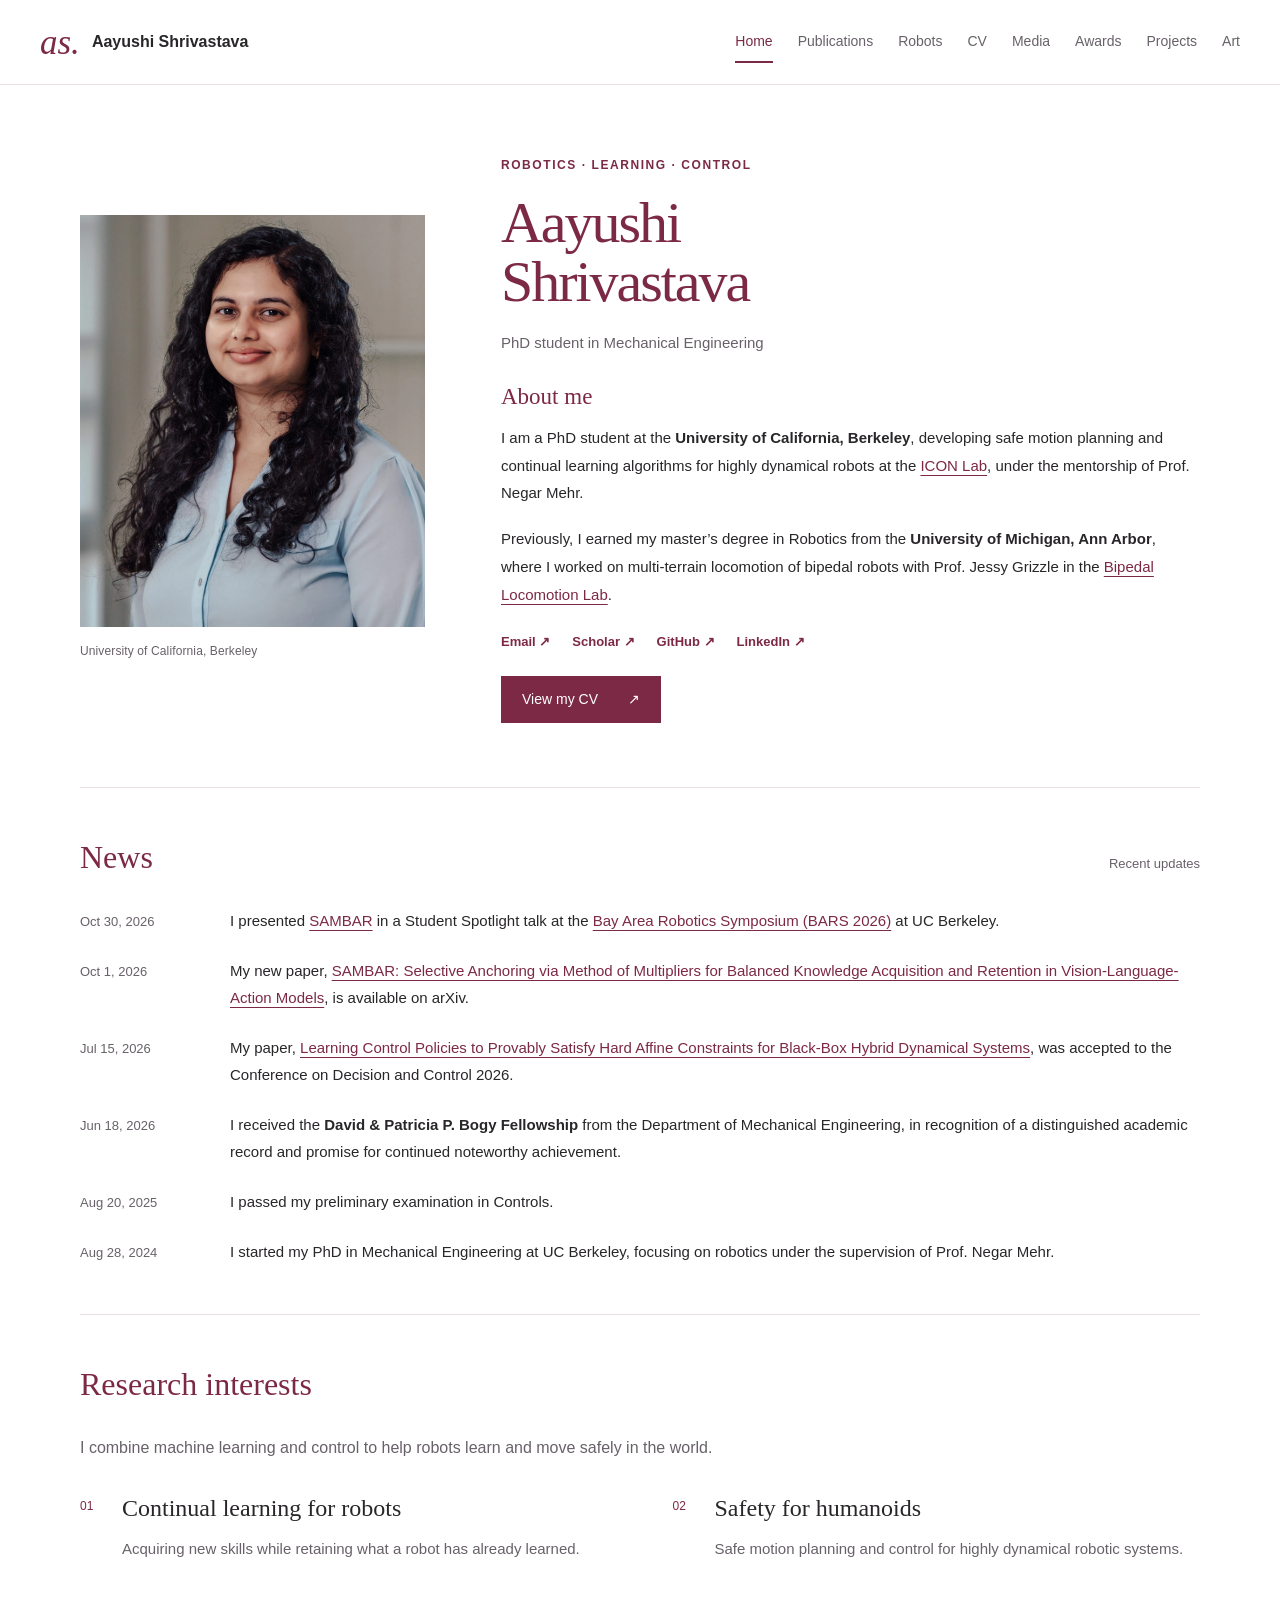
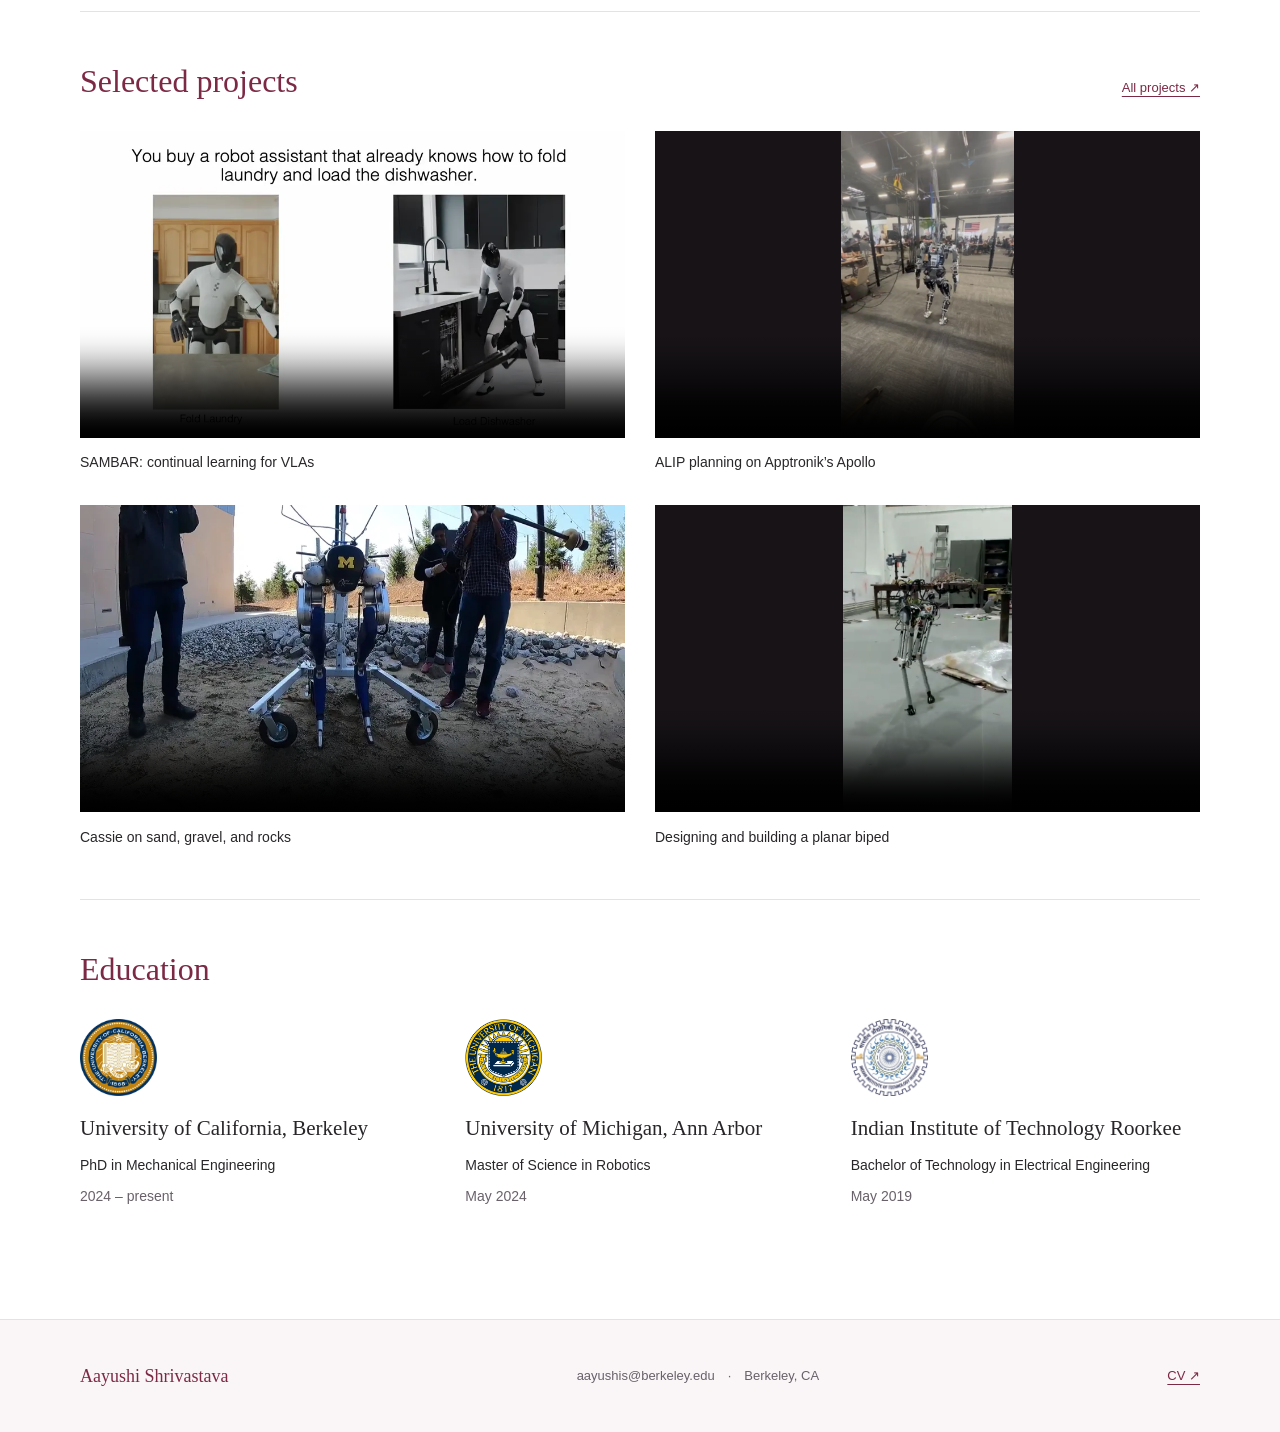
<file: index.html>
<!doctype html>
<html lang="en"><head><meta charset="utf-8"><meta name="viewport" content="width=device-width, initial-scale=1">
<title>Robotics, Learning &amp; Control | Aayushi Shrivastava</title><meta name="description" content="Aayushi Shrivastava is a PhD student at UC Berkeley working on safe motion planning, continual learning, and control for robots.">
<meta name="theme-color" content="#7c2945"><meta property="og:title" content="Robotics, Learning &amp; Control | Aayushi Shrivastava"><meta property="og:description" content="Aayushi Shrivastava is a PhD student at UC Berkeley working on safe motion planning, continual learning, and control for robots."><meta property="og:type" content="website"><meta property="og:url" content="https://aayushis196.github.io/"><meta property="og:image" content="https://aayushis196.github.io/assets/home-0-0.webp">
<link rel="canonical" href="https://aayushis196.github.io/"><link rel="icon" href="assets/favicon.svg" type="image/svg+xml"><link rel="stylesheet" href="styles.css"><script src="site.js" defer></script></head>
<body class="page-index"><a class="skip-link" href="#main">Skip to content</a>
<header class="site-header"><div class="header-inner"><a class="brand" href="index.html"><span class="brand-mark" aria-hidden="true">as.</span><span>Aayushi Shrivastava</span></a><button class="menu-toggle" aria-expanded="false" aria-controls="site-nav"><span>Menu</span><svg viewBox="0 0 24 24" width="20" height="20" aria-hidden="true"><path d="M4 7h16M4 12h16M4 17h16"/></svg></button><nav id="site-nav" aria-label="Main navigation"><a href="index.html" aria-current="page">Home</a><a href="publications.html">Publications</a><a href="robots.html">Robots</a><a href="Aayushi_CV.pdf">CV</a><a href="media.html">Media</a><a href="awards.html">Awards</a><a href="projects.html">Projects</a><a href="art.html">Art</a></nav></div></header>
<main id="main" class="container"><section class="hero" aria-labelledby="intro-title"><div class="portrait-wrap"><img src="assets/home-0-0.webp" alt="Aayushi Shrivastava" width="1280" height="1531" class="portrait" fetchpriority="high"><p class="portrait-caption">University of California, Berkeley</p></div><div class="hero-copy"><p class="eyebrow">Robotics · Learning · Control</p><h1 id="intro-title">Aayushi<br> Shrivastava</h1><p class="role">PhD student in Mechanical Engineering</p><h2 class="about-label">About me</h2><p>I am a PhD student at the <strong>University of California, Berkeley</strong>, developing safe motion planning and continual learning algorithms for highly dynamical robots at the <a href="https://iconlab.negarmehr.com/">ICON Lab</a>, under the mentorship of Prof. Negar Mehr.</p><p>Previously, I earned my master’s degree in Robotics from the <strong>University of Michigan, Ann Arbor</strong>, where I worked on multi-terrain locomotion of bipedal robots with Prof. Jessy Grizzle in the <a href="https://www.biped.solutions/">Bipedal Locomotion Lab</a>.</p><div class="social-links"><a href="mailto:aayushis@berkeley.edu">Email ↗</a><a href="https://scholar.google.com/citations?user=4QyoN3UAAAAJ&amp;hl=en">Scholar ↗</a><a href="https://github.com/aayushis196">GitHub ↗</a><a href="https://www.linkedin.com/in/aayushi-shrivastava-37a6b413a/">LinkedIn ↗</a></div><a class="button" href="Aayushi_CV.pdf">View my CV <span aria-hidden="true">↗</span></a></div></section>
<section class="home-section" aria-labelledby="news-title"><div class="section-heading"><h2 id="news-title">News</h2><span class="section-note">Recent updates</span></div><ol class="news-list">
<li><time datetime="2026-10-30">Oct 30, 2026</time><p>I presented <a href="https://iconlab.negarmehr.com/SAMBAR/">SAMBAR</a> in a Student Spotlight talk at the <a href="https://bayarearoboticssymposium.github.io/">Bay Area Robotics Symposium (BARS 2026)</a> at UC Berkeley.</p></li>
<li><time datetime="2026-10-01">Oct 1, 2026</time><p>My new paper, <a href="https://arxiv.org/pdf/2609.32108v1">SAMBAR: Selective Anchoring via Method of Multipliers for Balanced Knowledge Acquisition and Retention in Vision-Language-Action Models</a>, is available on arXiv.</p></li>
<li><time datetime="2026-07-15">Jul 15, 2026</time><p>My paper, <a href="https://arxiv.org/abs/2604.22244">Learning Control Policies to Provably Satisfy Hard Affine Constraints for Black-Box Hybrid Dynamical Systems</a>, was accepted to the Conference on Decision and Control 2026.</p></li>
<li><time datetime="2026-06-18">Jun 18, 2026</time><p>I received the <strong>David &amp; Patricia P. Bogy Fellowship</strong> from the Department of Mechanical Engineering, in recognition of a distinguished academic record and promise for continued noteworthy achievement.</p></li>
<li><time datetime="2025-08-20">Aug 20, 2025</time><p>I passed my preliminary examination in Controls.</p></li>
<li><time datetime="2024-08-28">Aug 28, 2024</time><p>I started my PhD in Mechanical Engineering at UC Berkeley, focusing on robotics under the supervision of Prof. Negar Mehr.</p></li></ol></section>
<section class="home-section research-section" aria-labelledby="interests-title"><div class="section-heading"><h2 id="interests-title">Research interests</h2></div><p class="section-intro">I combine machine learning and control to help robots learn and move safely in the world.</p><div class="interests"><article><span class="interest-number">01</span><h3>Continual learning for robots</h3><p>Acquiring new skills while retaining what a robot has already learned.</p></article><article><span class="interest-number">02</span><h3>Safety for humanoids</h3><p>Safe motion planning and control for highly dynamical robotic systems.</p></article></div></section>
<section class="home-section" aria-labelledby="selected-title"><div class="section-heading"><h2 id="selected-title">Selected projects</h2><a href="projects.html">All projects <span aria-hidden="true">↗</span></a></div><div class="video-grid">
<figure class="video"><video controls playsinline preload="none" poster="assets/videos/sambar-overview.webp" aria-label="SAMBAR: continual learning for VLAs" width="1280" height="720">
    <source src="assets/videos/sambar-overview.mp4" type="video/mp4">
    <a href="assets/videos/sambar-overview.mp4">Open video: SAMBAR: continual learning for VLAs</a></video>
    <figcaption>SAMBAR: continual learning for VLAs</figcaption></figure><figure class="video"><video controls playsinline preload="none" poster="assets/videos/apollo-alip.webp" aria-label="ALIP planning on Apptronik’s Apollo" width="1280" height="720">
    <source src="assets/videos/apollo-alip.mp4" type="video/mp4">
    <a href="assets/videos/apollo-alip.mp4">Open video: ALIP planning on Apptronik’s Apollo</a></video>
    <figcaption>ALIP planning on Apptronik’s Apollo</figcaption></figure><figure class="video"><video controls playsinline preload="none" poster="assets/videos/cassie-robot-playground.webp" aria-label="Cassie on sand, gravel, and rocks" width="1280" height="720">
    <source src="assets/videos/cassie-robot-playground.mp4" type="video/mp4">
    <a href="assets/videos/cassie-robot-playground.mp4">Open video: Cassie on sand, gravel, and rocks</a></video>
    <figcaption>Cassie on sand, gravel, and rocks</figcaption></figure><figure class="video"><video controls playsinline preload="none" poster="assets/videos/planar-biped.webp" aria-label="Designing and building a planar biped" width="1280" height="720">
    <source src="assets/videos/planar-biped.mp4" type="video/mp4">
    <a href="assets/videos/planar-biped.mp4">Open video: Designing and building a planar biped</a></video>
    <figcaption>Designing and building a planar biped</figcaption></figure>
</div></section><section class="home-section" aria-labelledby="education-title"><div class="section-heading"><h2 id="education-title">Education</h2></div><div class="education-grid"><article class="education"><img src="assets/home-13-0.webp" alt="University of California, Berkeley emblem" width="220" height="220" loading="lazy"><div><h3>University of California, Berkeley</h3><p>PhD in Mechanical Engineering</p><p class="muted">2024 – present</p></div></article><article class="education"><img src="assets/home-13-1.webp" alt="University of Michigan, Ann Arbor emblem" width="1200" height="1200" loading="lazy"><div><h3>University of Michigan, Ann Arbor</h3><p>Master of Science in Robotics</p><p class="muted">May 2024</p></div></article><article class="education"><img src="assets/home-13-2.webp" alt="Indian Institute of Technology Roorkee emblem" width="320" height="320" loading="lazy"><div><h3>Indian Institute of Technology Roorkee</h3><p>Bachelor of Technology in Electrical Engineering</p><p class="muted">May 2019</p></div></article></div></section></main>
<footer class="site-footer"><div class="footer-inner"><a class="footer-name" href="index.html">Aayushi Shrivastava</a><p><a href="mailto:aayushis@berkeley.edu">aayushis@berkeley.edu</a><span aria-hidden="true">·</span>Berkeley, CA</p><a href="Aayushi_CV.pdf">CV <span aria-hidden="true">↗</span></a></div></footer>
</body></html>
</file>
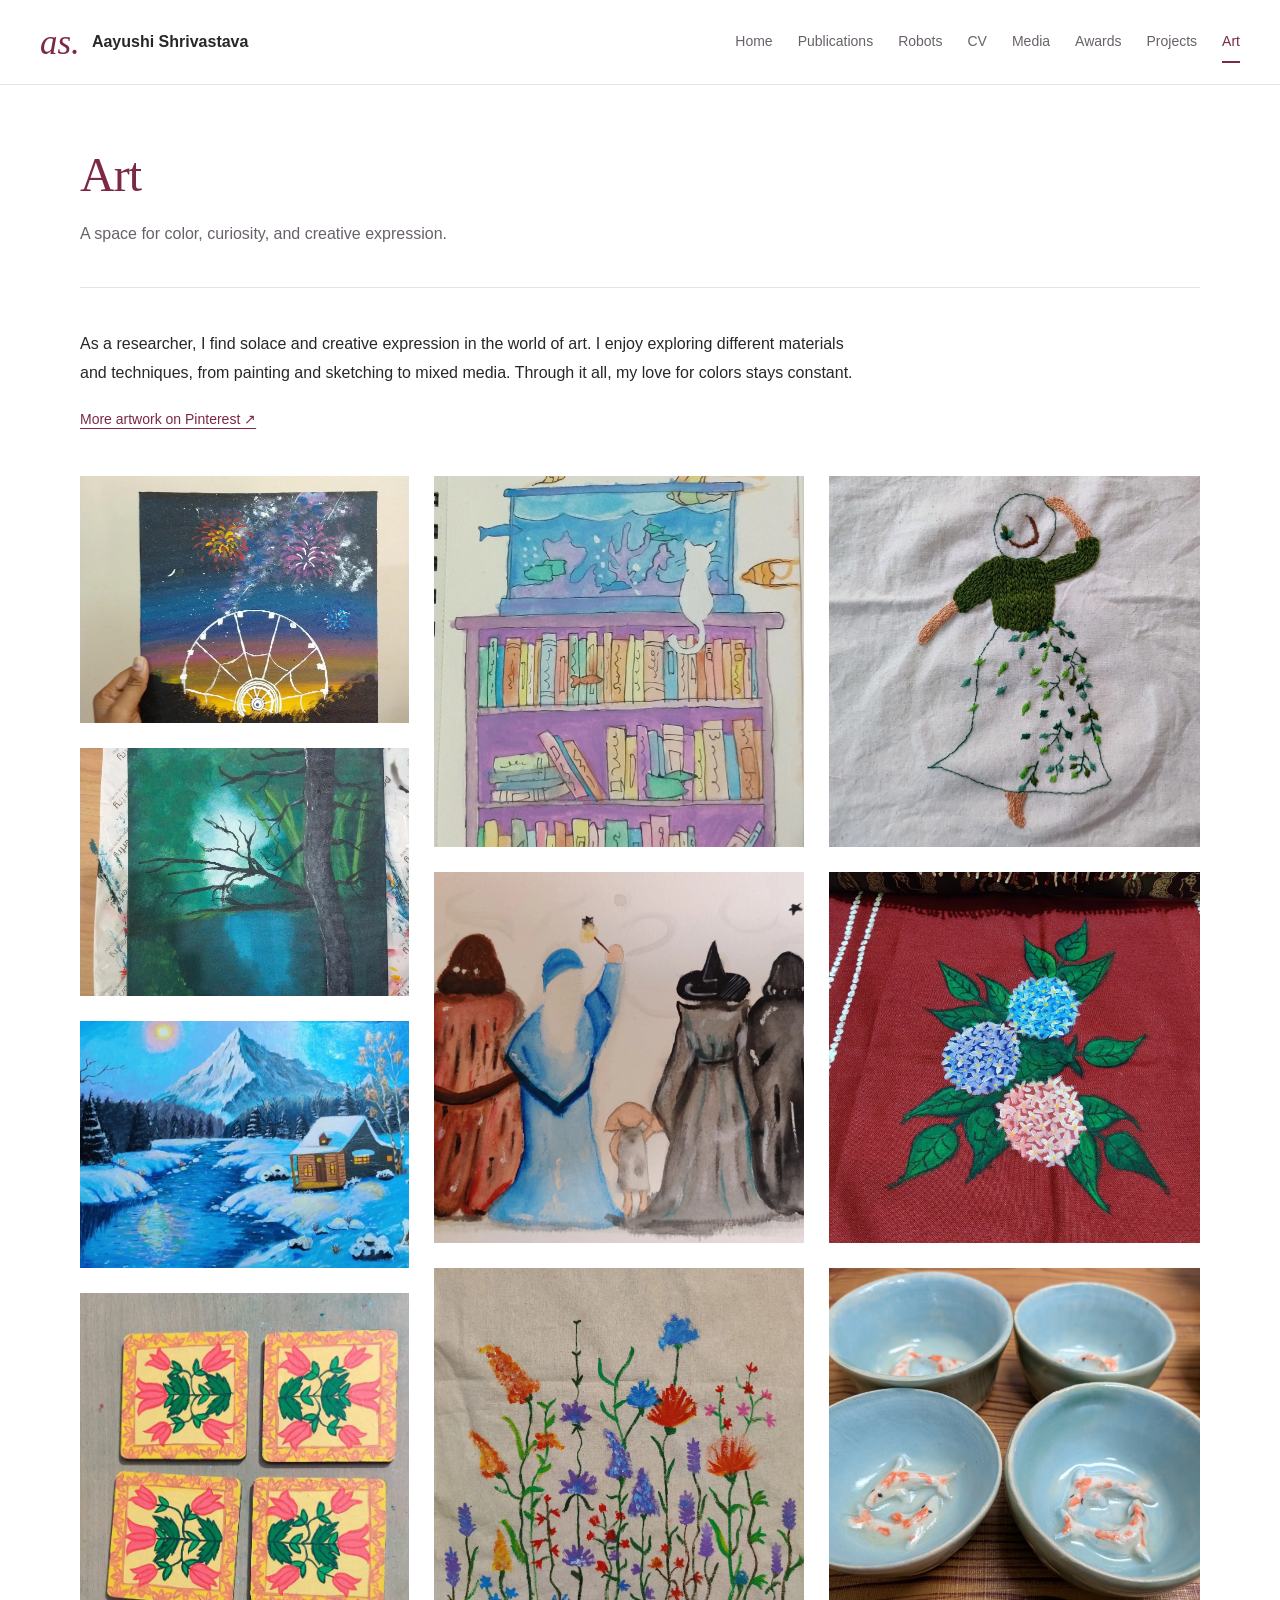
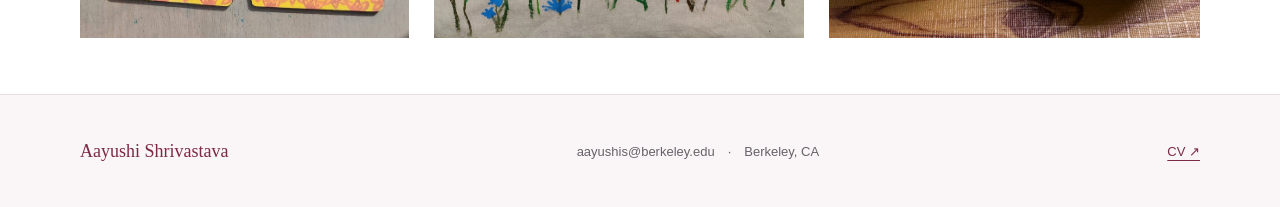
<file: art.html>
<!doctype html>
<html lang="en"><head><meta charset="utf-8"><meta name="viewport" content="width=device-width, initial-scale=1">
<title>Art | Aayushi Shrivastava</title><meta name="description" content="Art — Aayushi Shrivastava, robotics PhD student at the University of California, Berkeley.">
<meta name="theme-color" content="#7c2945"><meta property="og:title" content="Art | Aayushi Shrivastava"><meta property="og:description" content="Art — Aayushi Shrivastava, robotics PhD student at the University of California, Berkeley."><meta property="og:type" content="website"><meta property="og:url" content="https://aayushis196.github.io/art.html"><meta property="og:image" content="https://aayushis196.github.io/assets/home-0-0.webp">
<link rel="canonical" href="https://aayushis196.github.io/art.html"><link rel="icon" href="assets/favicon.svg" type="image/svg+xml"><link rel="stylesheet" href="styles.css"><script src="site.js" defer></script></head>
<body class="page-art"><a class="skip-link" href="#main">Skip to content</a>
<header class="site-header"><div class="header-inner"><a class="brand" href="index.html"><span class="brand-mark" aria-hidden="true">as.</span><span>Aayushi Shrivastava</span></a><button class="menu-toggle" aria-expanded="false" aria-controls="site-nav"><span>Menu</span><svg viewBox="0 0 24 24" width="20" height="20" aria-hidden="true"><path d="M4 7h16M4 12h16M4 17h16"/></svg></button><nav id="site-nav" aria-label="Main navigation"><a href="index.html">Home</a><a href="publications.html">Publications</a><a href="robots.html">Robots</a><a href="Aayushi_CV.pdf">CV</a><a href="media.html">Media</a><a href="awards.html">Awards</a><a href="projects.html">Projects</a><a href="art.html" aria-current="page">Art</a></nav></div></header>
<main id="main" class="container"><header class="page-heading"><h1>Art</h1><p>A space for color, curiosity, and creative expression.</p></header><div class="art-intro"><p>As a researcher, I find solace and creative expression in the world of art. I enjoy exploring different materials and techniques, from painting and sketching to mixed media. Through it all, my love for colors stays constant.</p><a href="https://in.pinterest.com/ashigwl196/_created">More artwork on Pinterest ↗</a></div><div class="art-gallery" style="--art-balance:4.80791214"><div class="art-column"><a class="artwork" href="assets/art-1-0.webp" aria-label="Enlarge artwork 1"><img src="assets/art-1-0.webp" alt="Artwork 1 by Aayushi Shrivastava" width="1280" height="963" loading="lazy"></a><a class="artwork" href="assets/art-1-1.webp" aria-label="Enlarge artwork 2"><img src="assets/art-1-1.webp" alt="Artwork 2 by Aayushi Shrivastava" width="1280" height="963" loading="lazy"></a><a class="artwork" href="assets/art-1-2.webp" aria-label="Enlarge artwork 3"><img src="assets/art-1-2.webp" alt="Artwork 3 by Aayushi Shrivastava" width="1012" height="761" loading="lazy"></a><a class="artwork" href="assets/art-floral-coasters.jpg" aria-label="Enlarge floral coasters"><img src="assets/art-floral-coasters.jpg" alt="Four hand-painted coasters with pink flowers and green leaves on a yellow background" width="1522" height="1600" loading="lazy"></a></div><div class="art-column"><a class="artwork" href="assets/art-2-0.webp" aria-label="Enlarge artwork 4"><img src="assets/art-2-0.webp" alt="Artwork 4 by Aayushi Shrivastava" width="1280" height="1280" loading="lazy"></a><a class="artwork" href="assets/art-2-1.webp" aria-label="Enlarge artwork 5"><img src="assets/art-2-1.webp" alt="Artwork 5 by Aayushi Shrivastava" width="1172" height="1172" loading="lazy"></a><a class="artwork" href="assets/art-2-2.webp" aria-label="Enlarge artwork 6"><img src="assets/art-2-2.webp" alt="Artwork 6 by Aayushi Shrivastava" width="1280" height="1280" loading="lazy"></a></div><div class="art-column"><a class="artwork" href="assets/art-3-0.webp" aria-label="Enlarge artwork 7"><img src="assets/art-3-0.webp" alt="Artwork 7 by Aayushi Shrivastava" width="1243" height="1243" loading="lazy"></a><a class="artwork" href="assets/art-3-1.webp" aria-label="Enlarge artwork 8"><img src="assets/art-3-1.webp" alt="Artwork 8 by Aayushi Shrivastava" width="1280" height="1280" loading="lazy"></a><a class="artwork" href="assets/art-3-2.webp" aria-label="Enlarge artwork 9"><img src="assets/art-3-2.webp" alt="Artwork 9 by Aayushi Shrivastava" width="1280" height="1280" loading="lazy"></a></div></div><dialog class="lightbox" aria-label="Enlarged artwork"><button class="lightbox-close" aria-label="Close artwork">×</button><img src="assets/art-1-0.webp" alt=""><p class="lightbox-caption"></p></dialog></main>
<footer class="site-footer"><div class="footer-inner"><a class="footer-name" href="index.html">Aayushi Shrivastava</a><p><a href="mailto:aayushis@berkeley.edu">aayushis@berkeley.edu</a><span aria-hidden="true">·</span>Berkeley, CA</p><a href="Aayushi_CV.pdf">CV <span aria-hidden="true">↗</span></a></div></footer>
</body></html>
</file>
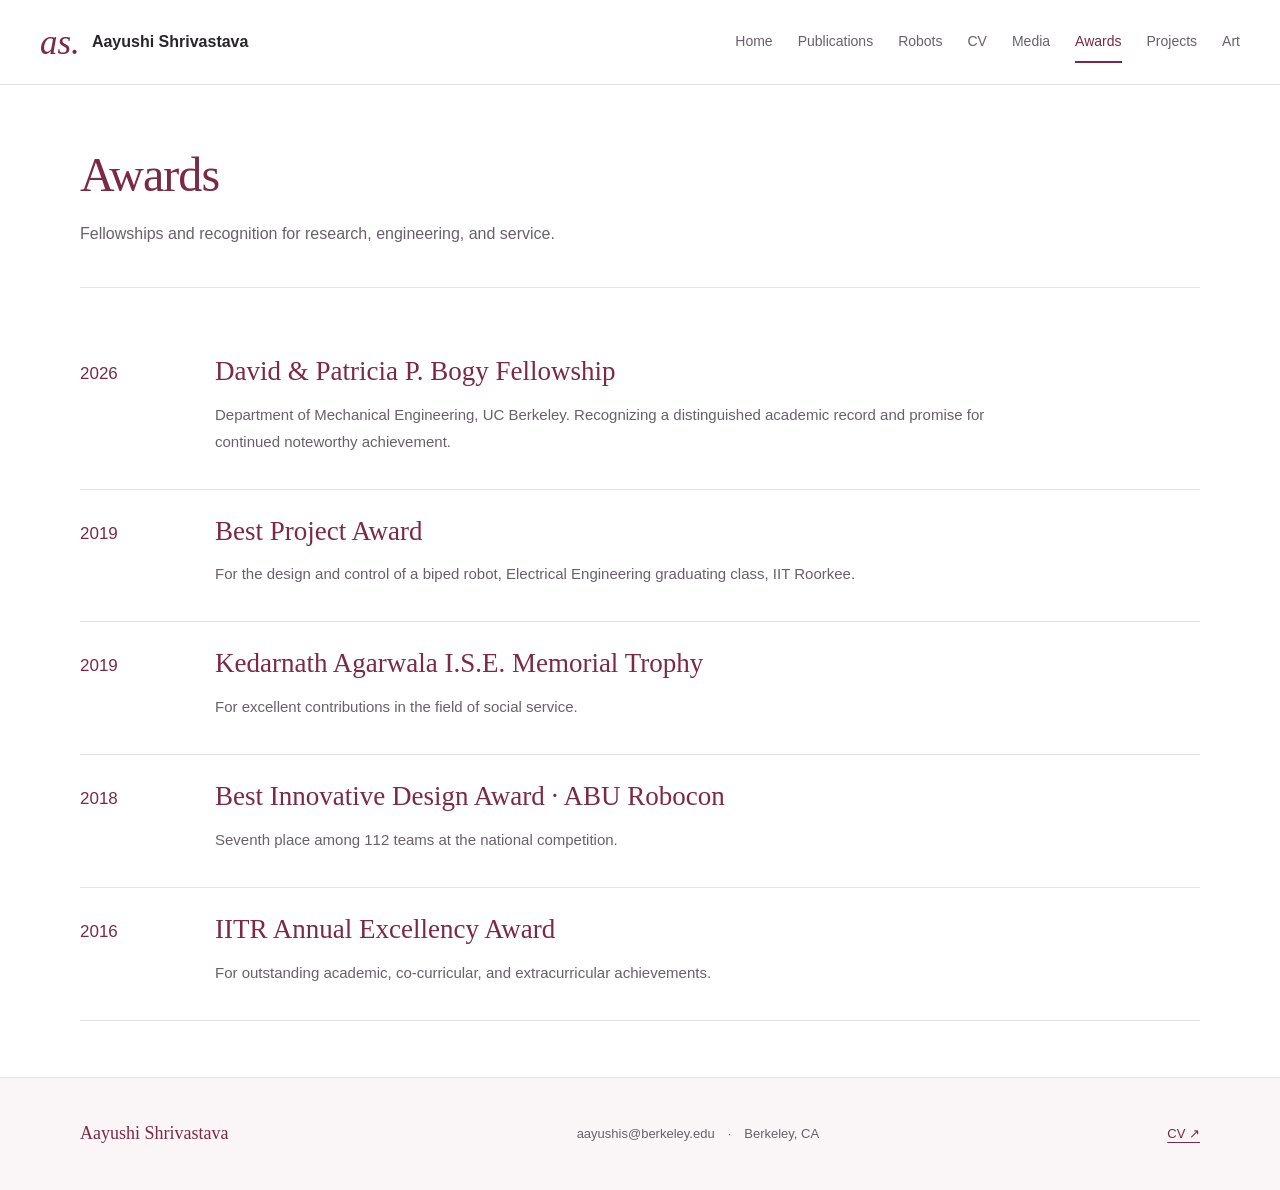
<file: awards.html>
<!doctype html>
<html lang="en"><head><meta charset="utf-8"><meta name="viewport" content="width=device-width, initial-scale=1">
<title>Awards | Aayushi Shrivastava</title><meta name="description" content="Awards — Aayushi Shrivastava, robotics PhD student at the University of California, Berkeley.">
<meta name="theme-color" content="#7c2945"><meta property="og:title" content="Awards | Aayushi Shrivastava"><meta property="og:description" content="Awards — Aayushi Shrivastava, robotics PhD student at the University of California, Berkeley."><meta property="og:type" content="website"><meta property="og:url" content="https://aayushis196.github.io/awards.html"><meta property="og:image" content="https://aayushis196.github.io/assets/home-0-0.webp">
<link rel="canonical" href="https://aayushis196.github.io/awards.html"><link rel="icon" href="assets/favicon.svg" type="image/svg+xml"><link rel="stylesheet" href="styles.css"><script src="site.js" defer></script></head>
<body class="page-awards"><a class="skip-link" href="#main">Skip to content</a>
<header class="site-header"><div class="header-inner"><a class="brand" href="index.html"><span class="brand-mark" aria-hidden="true">as.</span><span>Aayushi Shrivastava</span></a><button class="menu-toggle" aria-expanded="false" aria-controls="site-nav"><span>Menu</span><svg viewBox="0 0 24 24" width="20" height="20" aria-hidden="true"><path d="M4 7h16M4 12h16M4 17h16"/></svg></button><nav id="site-nav" aria-label="Main navigation"><a href="index.html">Home</a><a href="publications.html">Publications</a><a href="robots.html">Robots</a><a href="Aayushi_CV.pdf">CV</a><a href="media.html">Media</a><a href="awards.html" aria-current="page">Awards</a><a href="projects.html">Projects</a><a href="art.html">Art</a></nav></div></header>
<main id="main" class="container"><header class="page-heading"><h1>Awards</h1><p>Fellowships and recognition for research, engineering, and service.</p></header><div class="awards-list"><article class="award"><p class="award-year">2026</p><div><h2>David &amp; Patricia P. Bogy Fellowship</h2><p>Department of Mechanical Engineering, UC Berkeley. Recognizing a distinguished academic record and promise for continued noteworthy achievement.</p></div></article><article class="award"><p class="award-year">2019</p><div><h2>Best Project Award</h2><p>For the design and control of a biped robot, Electrical Engineering graduating class, IIT Roorkee.</p></div></article><article class="award"><p class="award-year">2019</p><div><h2>Kedarnath Agarwala I.S.E. Memorial Trophy</h2><p>For excellent contributions in the field of social service.</p></div></article><article class="award"><p class="award-year">2018</p><div><h2>Best Innovative Design Award · ABU Robocon</h2><p>Seventh place among 112 teams at the national competition.</p></div></article><article class="award"><p class="award-year">2016</p><div><h2>IITR Annual Excellency Award</h2><p>For outstanding academic, co-curricular, and extracurricular achievements.</p></div></article></div></main>
<footer class="site-footer"><div class="footer-inner"><a class="footer-name" href="index.html">Aayushi Shrivastava</a><p><a href="mailto:aayushis@berkeley.edu">aayushis@berkeley.edu</a><span aria-hidden="true">·</span>Berkeley, CA</p><a href="Aayushi_CV.pdf">CV <span aria-hidden="true">↗</span></a></div></footer>
</body></html>
</file>
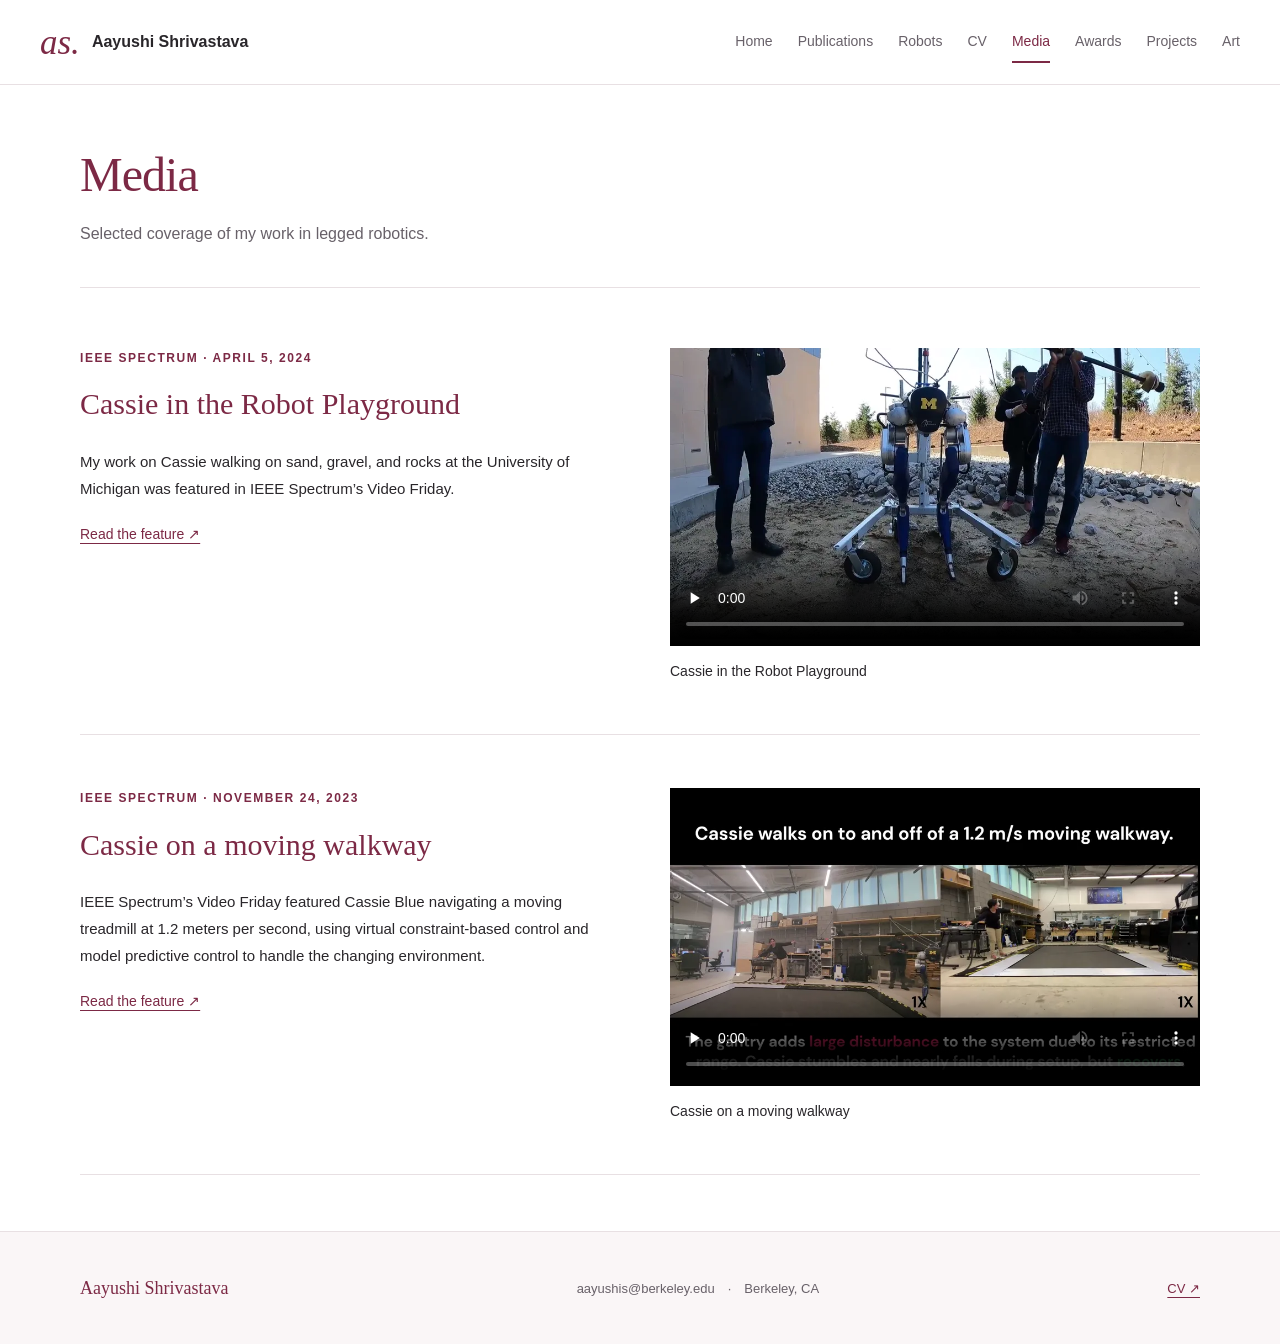
<file: media.html>
<!doctype html>
<html lang="en"><head><meta charset="utf-8"><meta name="viewport" content="width=device-width, initial-scale=1">
<title>Media | Aayushi Shrivastava</title><meta name="description" content="Media — Aayushi Shrivastava, robotics PhD student at the University of California, Berkeley.">
<meta name="theme-color" content="#7c2945"><meta property="og:title" content="Media | Aayushi Shrivastava"><meta property="og:description" content="Media — Aayushi Shrivastava, robotics PhD student at the University of California, Berkeley."><meta property="og:type" content="website"><meta property="og:url" content="https://aayushis196.github.io/media.html"><meta property="og:image" content="https://aayushis196.github.io/assets/home-0-0.webp">
<link rel="canonical" href="https://aayushis196.github.io/media.html"><link rel="icon" href="assets/favicon.svg" type="image/svg+xml"><link rel="stylesheet" href="styles.css"><script src="site.js" defer></script></head>
<body class="page-media"><a class="skip-link" href="#main">Skip to content</a>
<header class="site-header"><div class="header-inner"><a class="brand" href="index.html"><span class="brand-mark" aria-hidden="true">as.</span><span>Aayushi Shrivastava</span></a><button class="menu-toggle" aria-expanded="false" aria-controls="site-nav"><span>Menu</span><svg viewBox="0 0 24 24" width="20" height="20" aria-hidden="true"><path d="M4 7h16M4 12h16M4 17h16"/></svg></button><nav id="site-nav" aria-label="Main navigation"><a href="index.html">Home</a><a href="publications.html">Publications</a><a href="robots.html">Robots</a><a href="Aayushi_CV.pdf">CV</a><a href="media.html" aria-current="page">Media</a><a href="awards.html">Awards</a><a href="projects.html">Projects</a><a href="art.html">Art</a></nav></div></header>
<main id="main" class="container"><header class="page-heading"><h1>Media</h1><p>Selected coverage of my work in legged robotics.</p></header><article class="media-entry"><div><p class="eyebrow">IEEE Spectrum · April 5, 2024</p><h2>Cassie in the Robot Playground</h2><p>My work on Cassie walking on sand, gravel, and rocks at the University of Michigan was featured in IEEE Spectrum’s Video Friday.</p><a href="https://spectrum.ieee.org/video-friday-lassie-moon">Read the feature ↗</a></div><figure class="video"><video controls playsinline preload="none" poster="assets/videos/cassie-robot-playground.webp" aria-label="Cassie in the Robot Playground" width="1280" height="720">
    <source src="assets/videos/cassie-robot-playground.mp4" type="video/mp4">
    <a href="assets/videos/cassie-robot-playground.mp4">Open video: Cassie in the Robot Playground</a></video>
    <figcaption>Cassie in the Robot Playground</figcaption></figure></article><article class="media-entry"><div><p class="eyebrow">IEEE Spectrum · November 24, 2023</p><h2>Cassie on a moving walkway</h2><p>IEEE Spectrum’s Video Friday featured Cassie Blue navigating a moving treadmill at 1.2 meters per second, using virtual constraint-based control and model predictive control to handle the changing environment.</p><a href="https://spectrum.ieee.org/video-friday-punch-out">Read the feature ↗</a></div><figure class="video"><video controls playsinline preload="none" poster="assets/videos/cassie-moving-walkway.webp" aria-label="Cassie on a moving walkway" width="1280" height="720">
    <source src="assets/videos/cassie-moving-walkway.mp4" type="video/mp4">
    <a href="assets/videos/cassie-moving-walkway.mp4">Open video: Cassie on a moving walkway</a></video>
    <figcaption>Cassie on a moving walkway</figcaption></figure></article></main>
<footer class="site-footer"><div class="footer-inner"><a class="footer-name" href="index.html">Aayushi Shrivastava</a><p><a href="mailto:aayushis@berkeley.edu">aayushis@berkeley.edu</a><span aria-hidden="true">·</span>Berkeley, CA</p><a href="Aayushi_CV.pdf">CV <span aria-hidden="true">↗</span></a></div></footer>
</body></html>
</file>
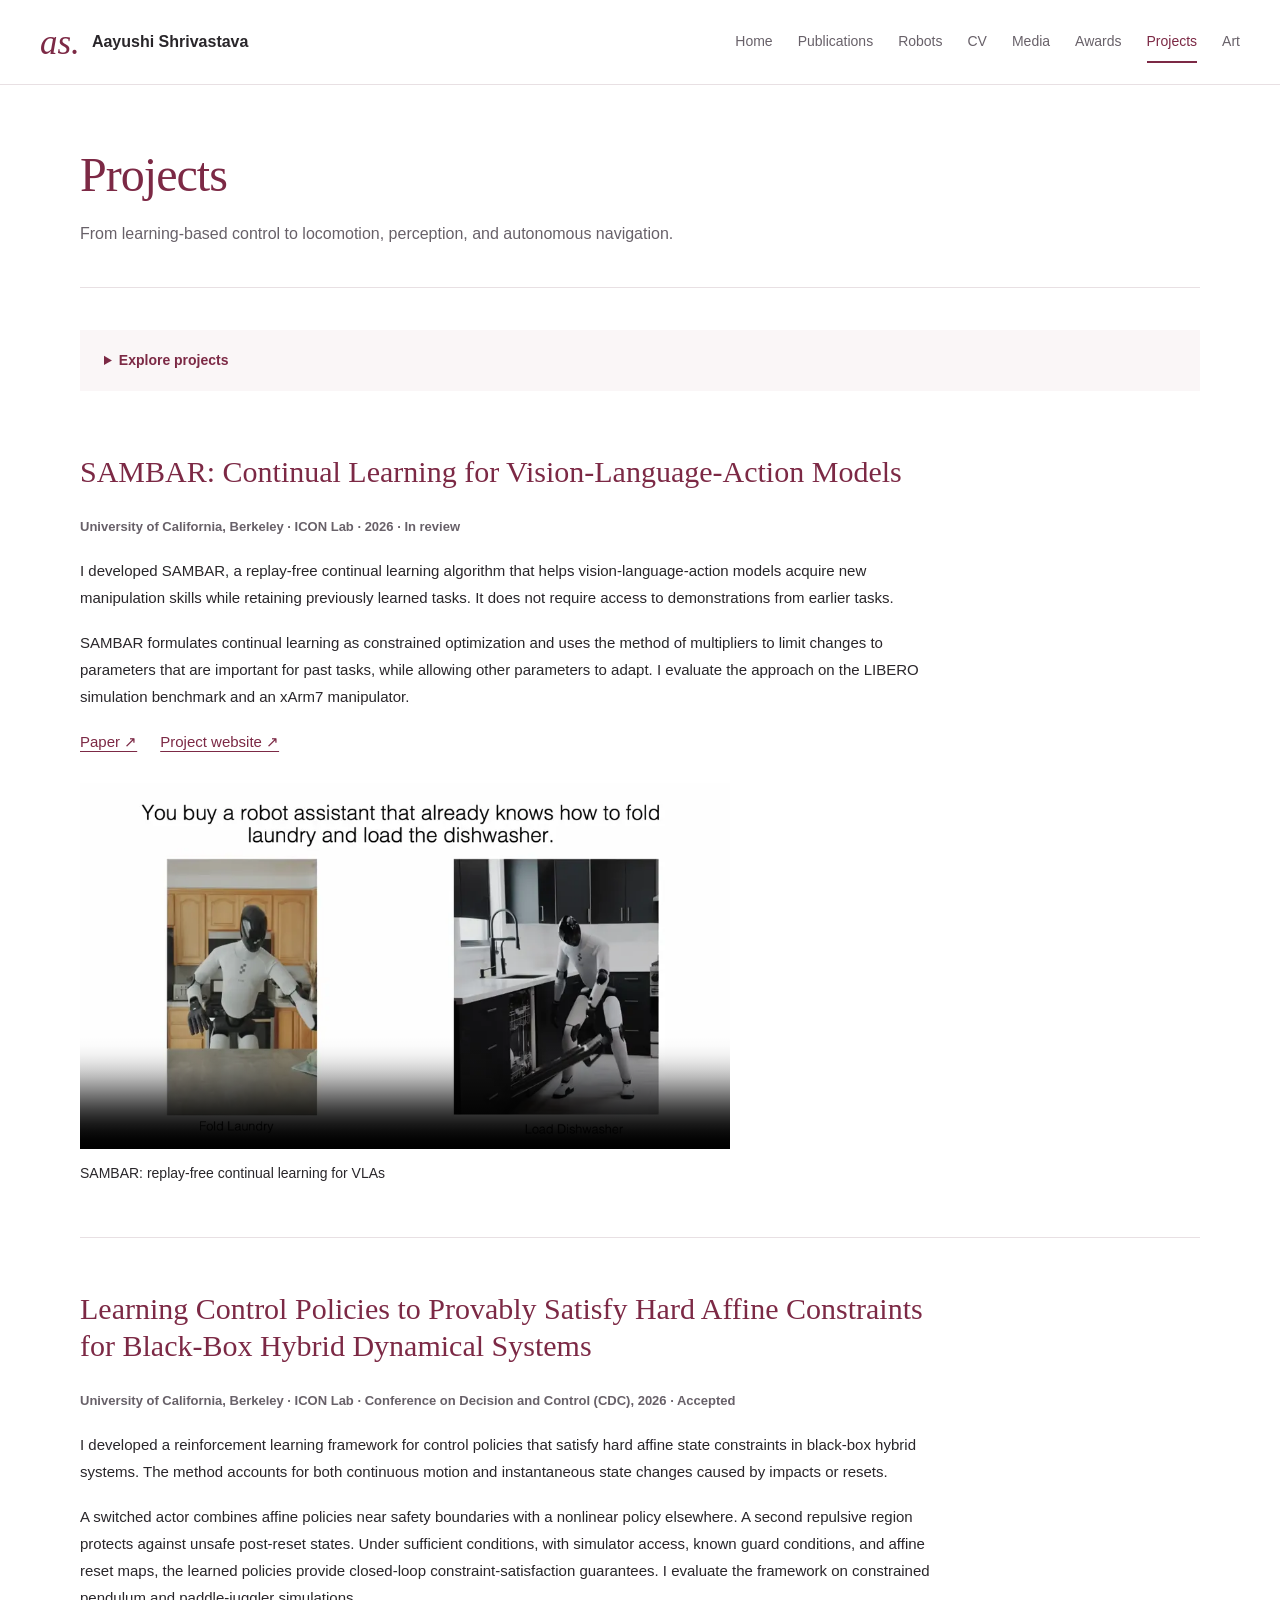
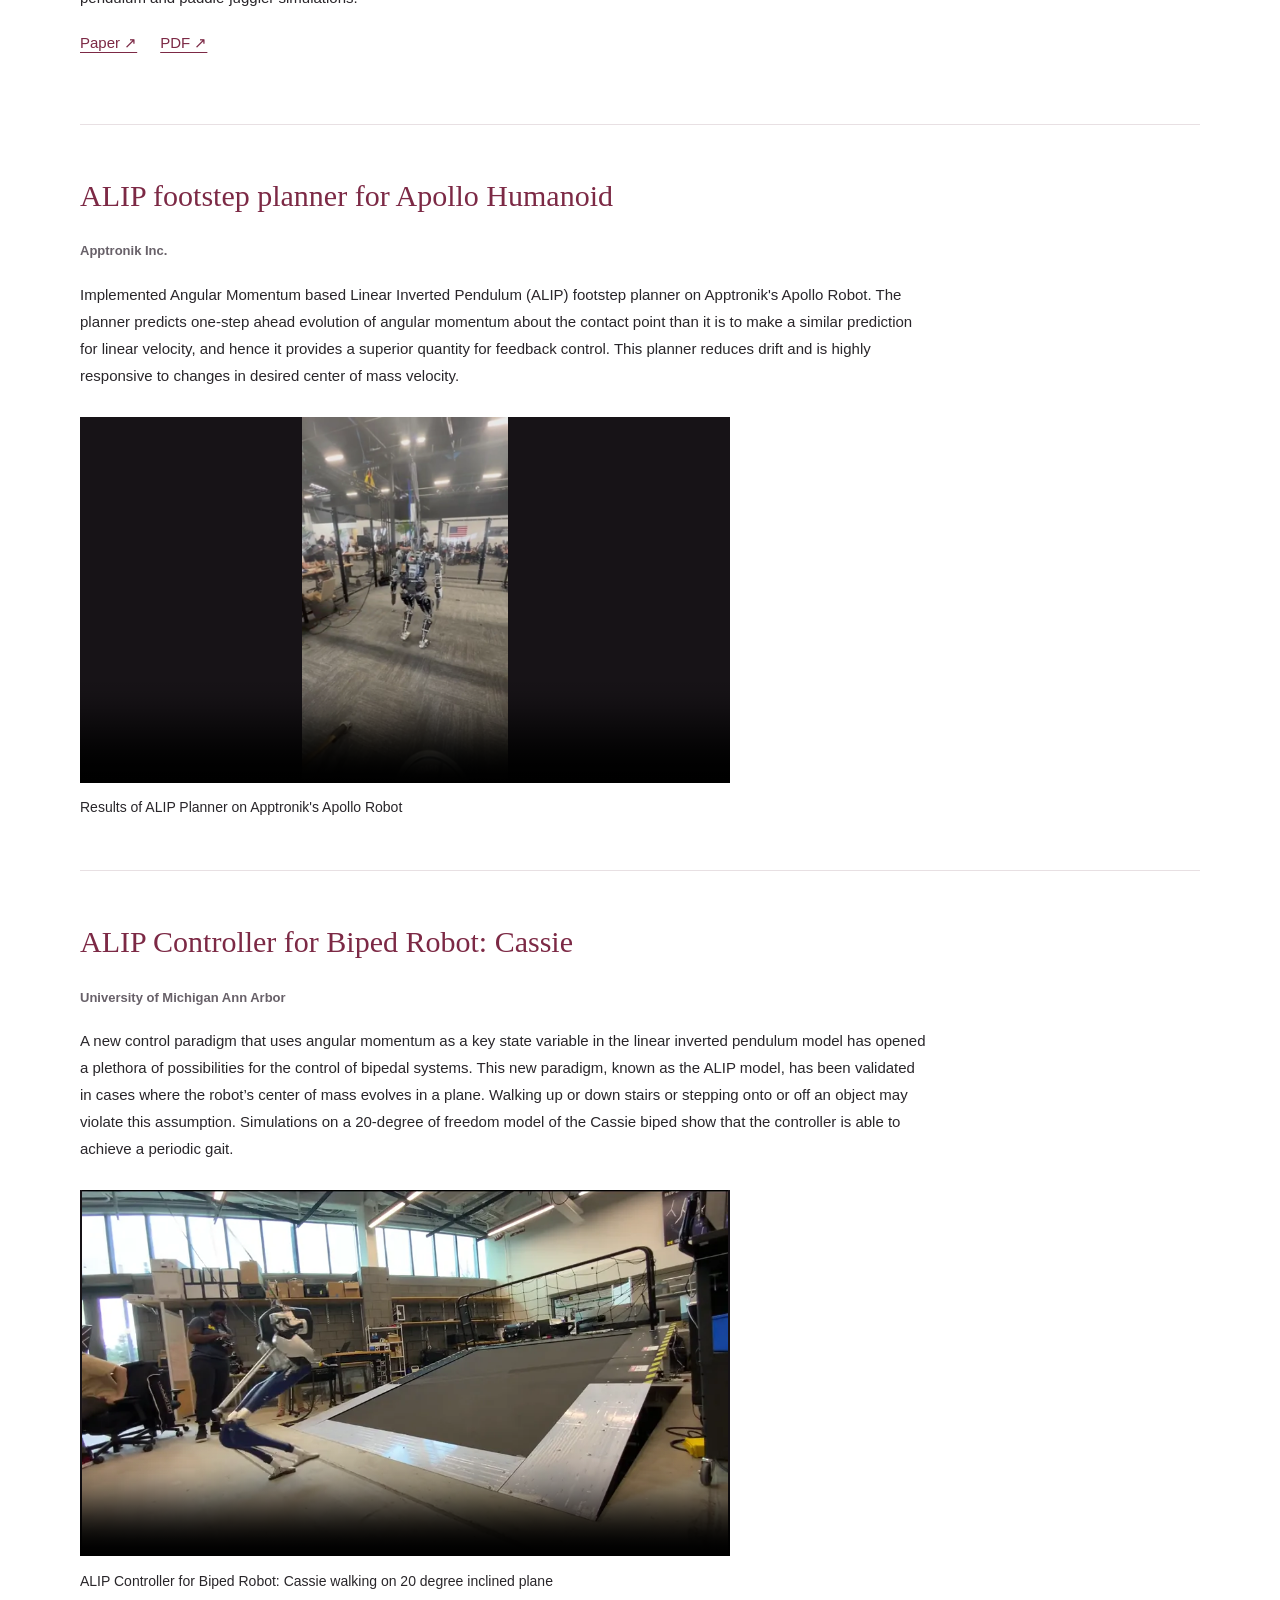
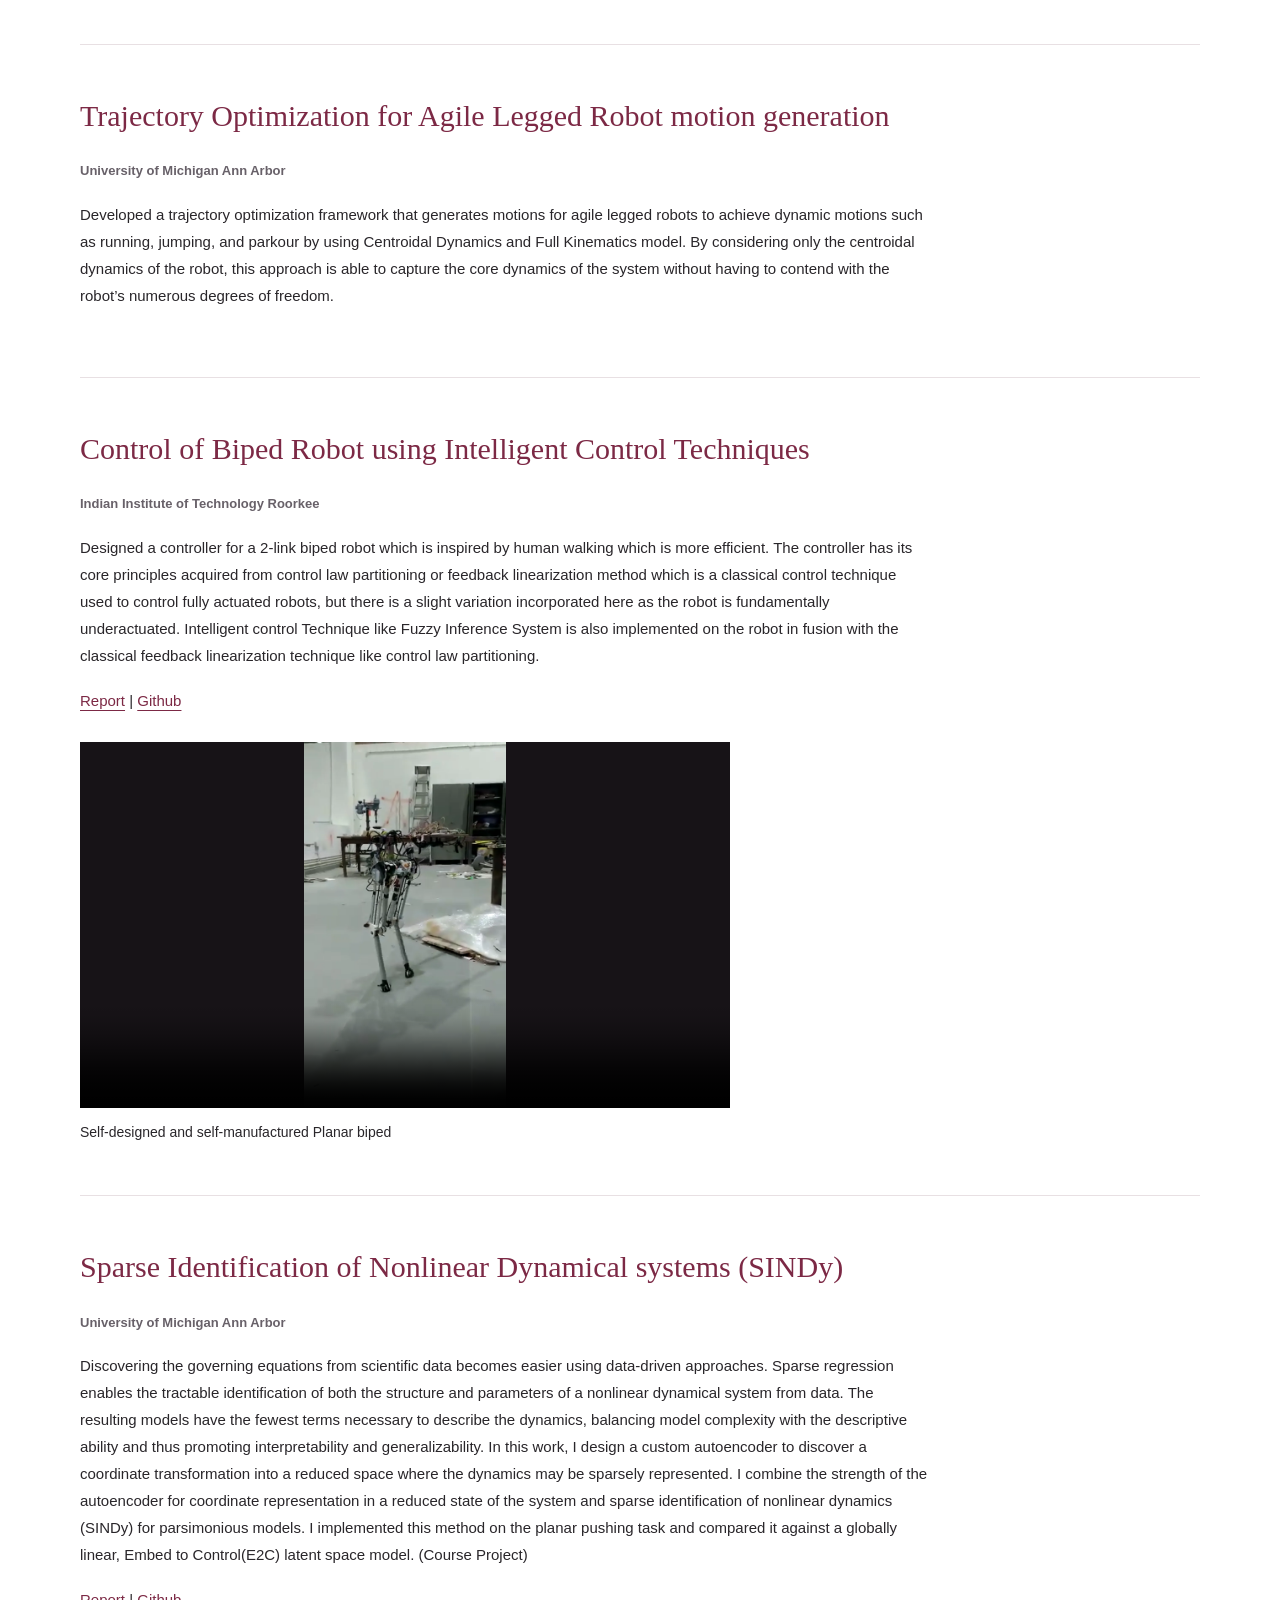
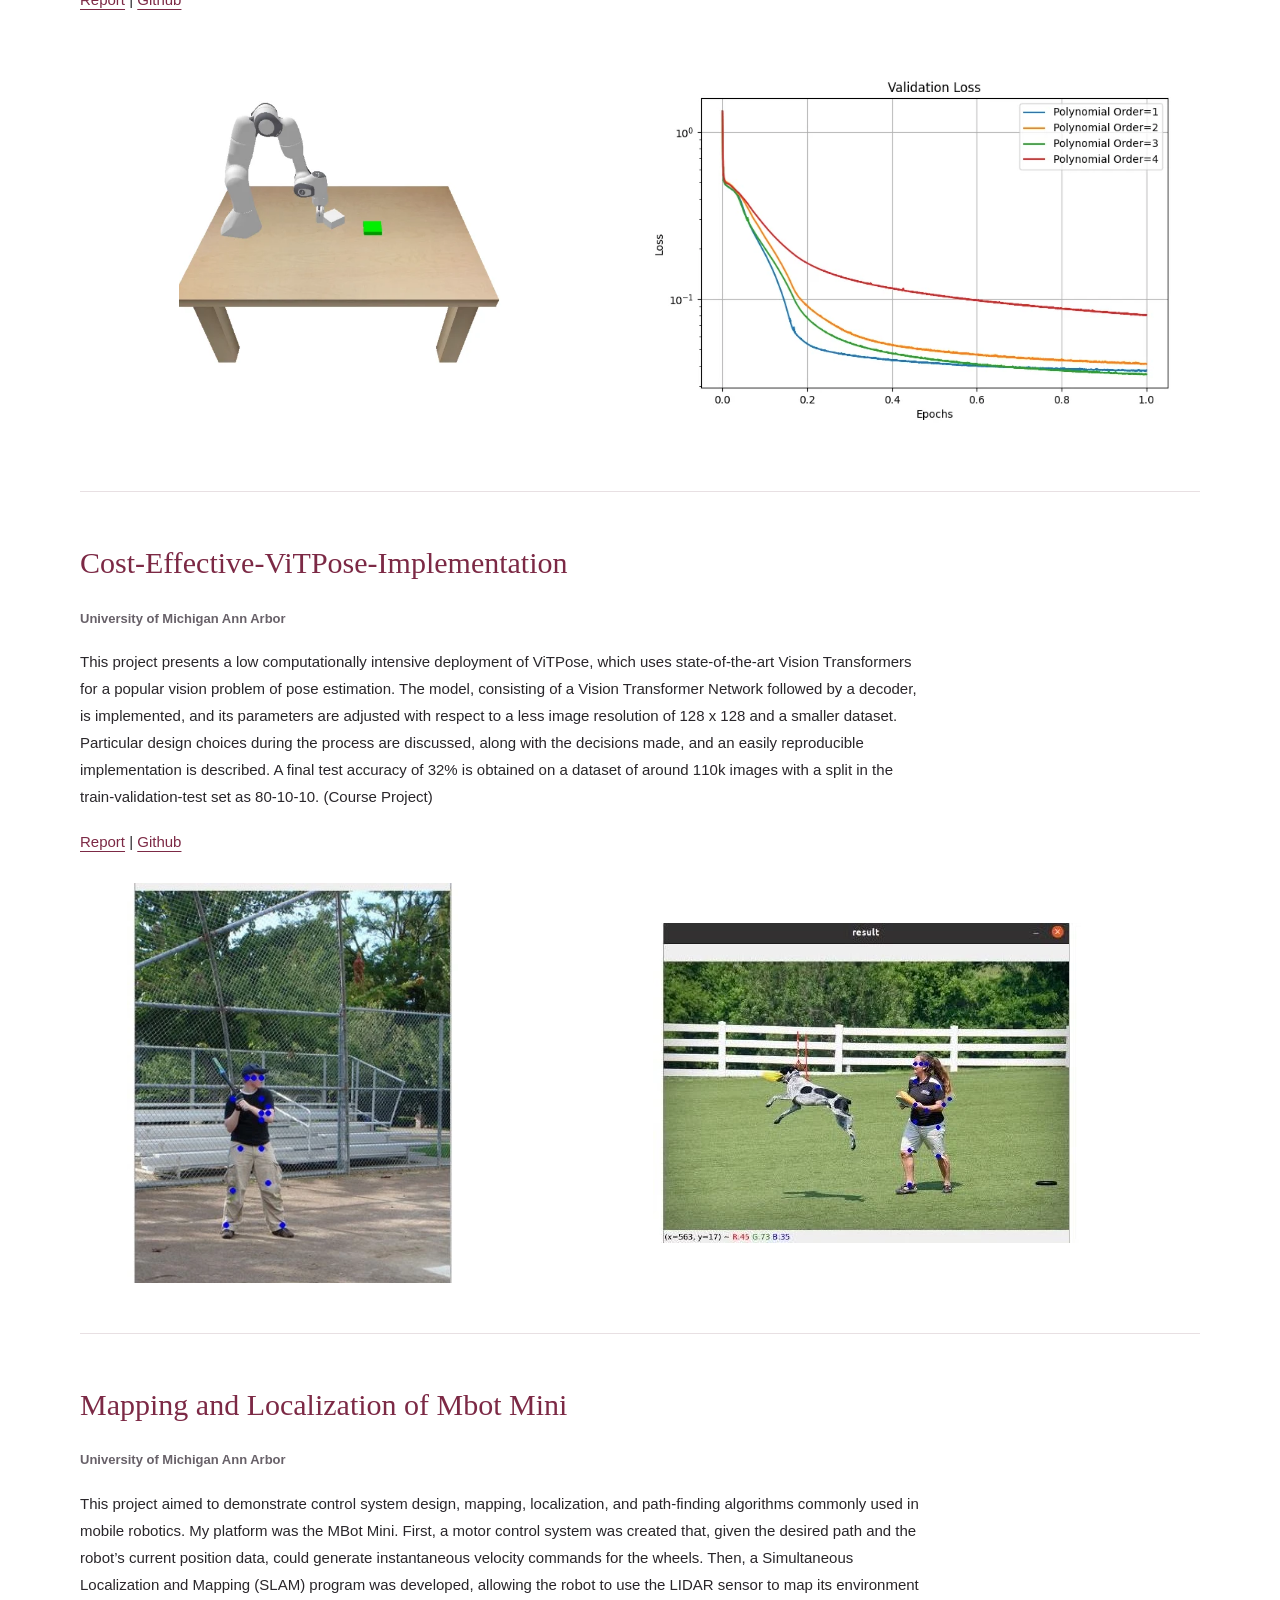
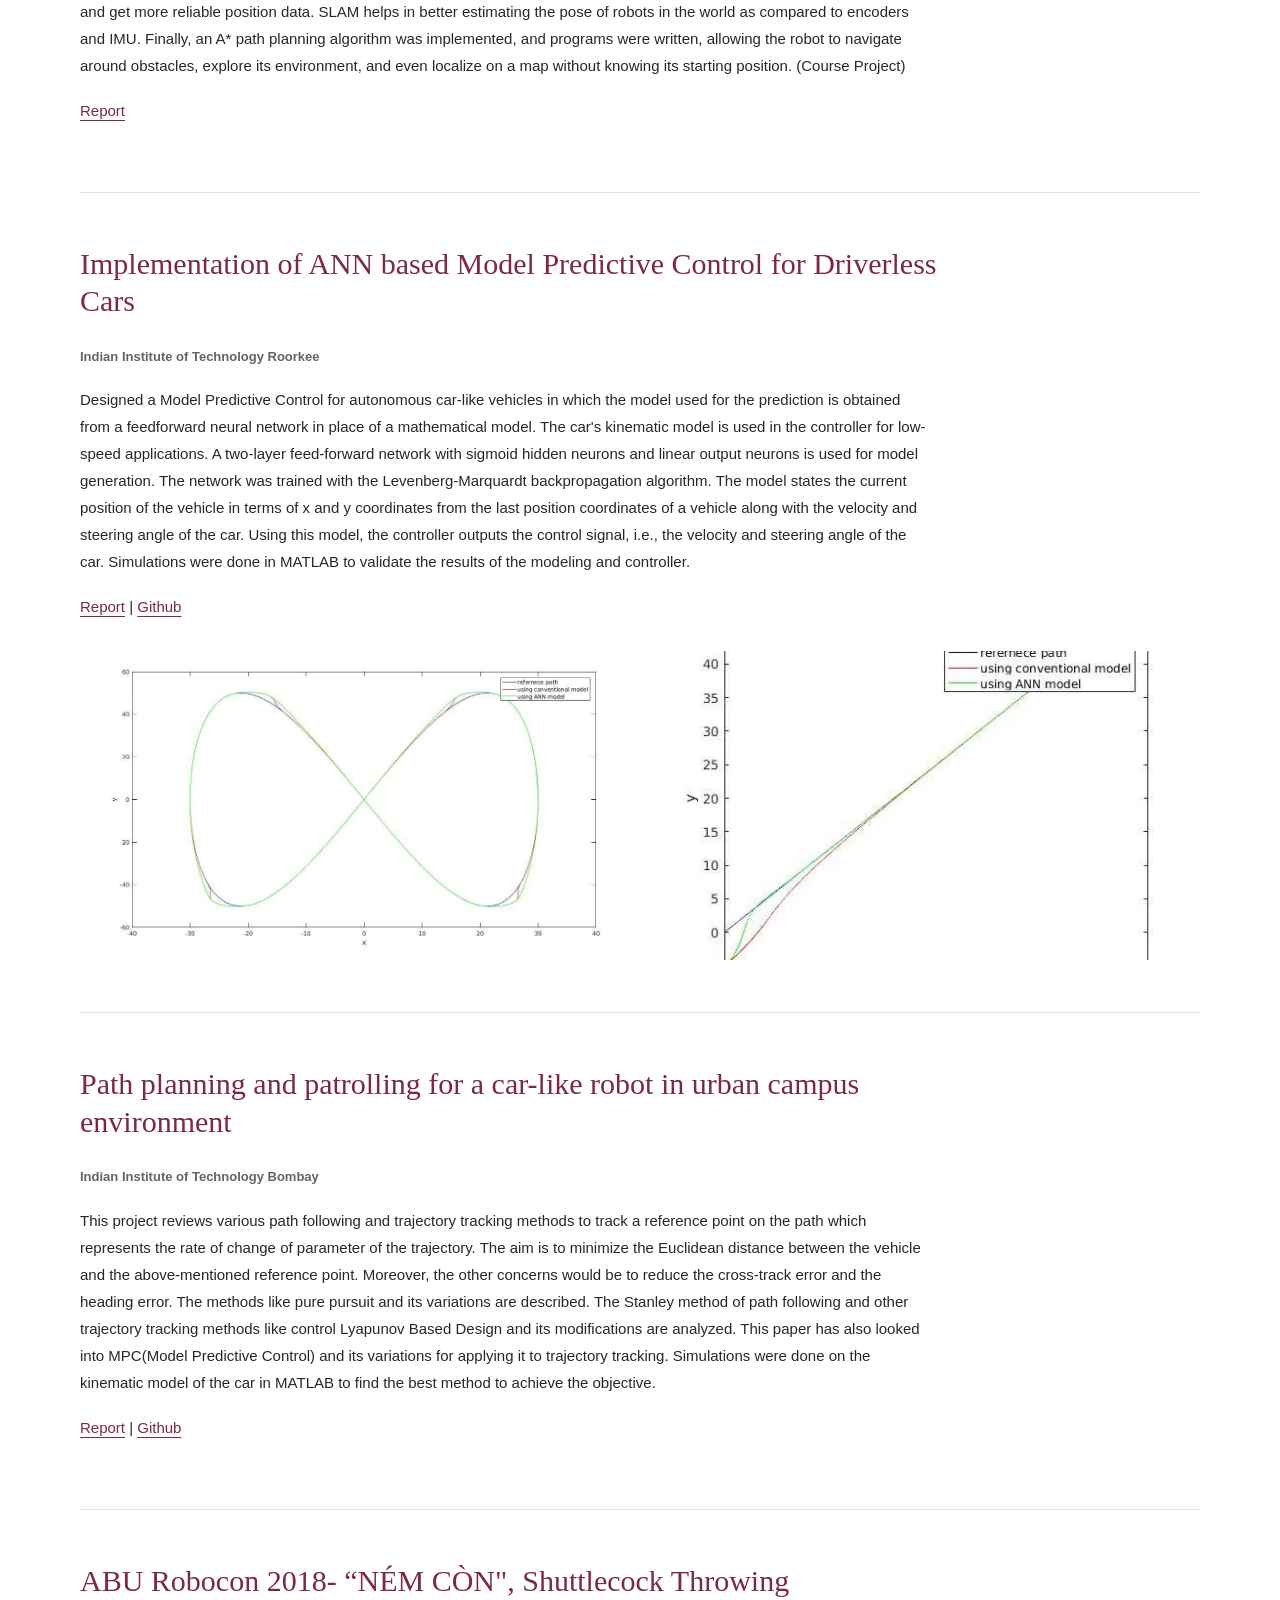
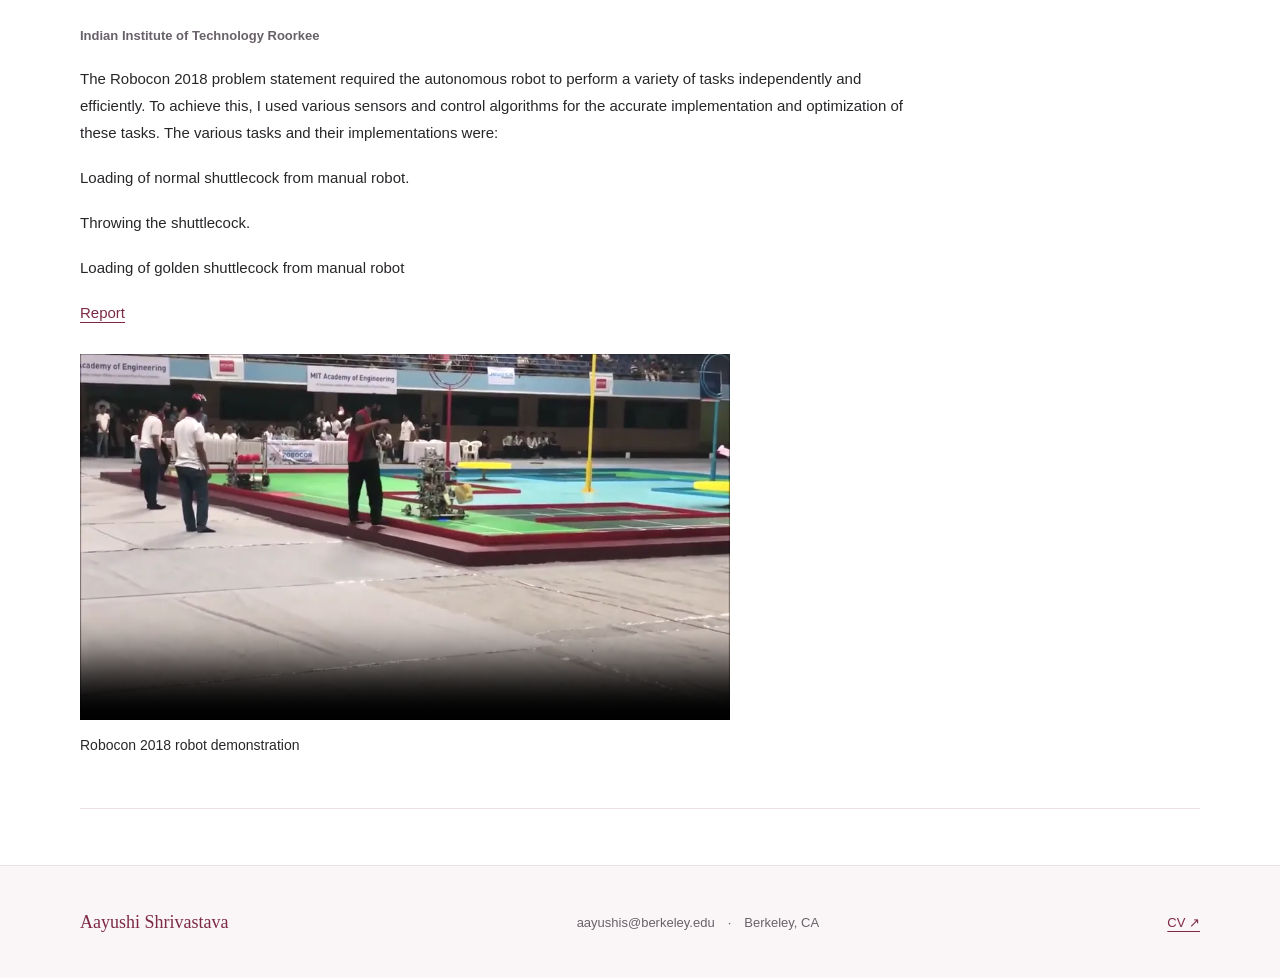
<file: projects.html>
<!doctype html>
<html lang="en"><head><meta charset="utf-8"><meta name="viewport" content="width=device-width, initial-scale=1">
<title>Projects | Aayushi Shrivastava</title><meta name="description" content="Projects — Aayushi Shrivastava, robotics PhD student at the University of California, Berkeley.">
<meta name="theme-color" content="#7c2945"><meta property="og:title" content="Projects | Aayushi Shrivastava"><meta property="og:description" content="Projects — Aayushi Shrivastava, robotics PhD student at the University of California, Berkeley."><meta property="og:type" content="website"><meta property="og:url" content="https://aayushis196.github.io/projects.html"><meta property="og:image" content="https://aayushis196.github.io/assets/home-0-0.webp">
<link rel="canonical" href="https://aayushis196.github.io/projects.html"><link rel="icon" href="assets/favicon.svg" type="image/svg+xml"><link rel="stylesheet" href="styles.css"><script src="site.js" defer></script></head>
<body class="page-projects"><a class="skip-link" href="#main">Skip to content</a>
<header class="site-header"><div class="header-inner"><a class="brand" href="index.html"><span class="brand-mark" aria-hidden="true">as.</span><span>Aayushi Shrivastava</span></a><button class="menu-toggle" aria-expanded="false" aria-controls="site-nav"><span>Menu</span><svg viewBox="0 0 24 24" width="20" height="20" aria-hidden="true"><path d="M4 7h16M4 12h16M4 17h16"/></svg></button><nav id="site-nav" aria-label="Main navigation"><a href="index.html">Home</a><a href="publications.html">Publications</a><a href="robots.html">Robots</a><a href="Aayushi_CV.pdf">CV</a><a href="media.html">Media</a><a href="awards.html">Awards</a><a href="projects.html" aria-current="page">Projects</a><a href="art.html">Art</a></nav></div></header>
<main id="main" class="container"><header class="page-heading"><h1>Projects</h1><p>From learning-based control to locomotion, perception, and autonomous navigation.</p></header><details class="project-index"><summary>Explore projects</summary><ol><li><a href="#sambar">SAMBAR: Continual Learning for Vision-Language-Action Models</a></li><li><a href="#safe-hybrid-control">Learning Control Policies to Provably Satisfy Hard Affine Constraints for Black-Box Hybrid Dynamical Systems</a></li><li><a href="#h.afyj9j9g00b0">ALIP footstep planner for Apollo Humanoid</a></li><li><a href="#h.8twz6lnltbqn">ALIP Controller for Biped Robot: Cassie</a></li><li><a href="#h.ciooh8r3jz3u">Trajectory Optimization for Agile Legged Robot motion generation</a></li><li><a href="#h.ad4x6iehd2q6">Control of Biped Robot using Intelligent Control Techniques</a></li><li><a href="#h.uoxnjvp3v8eo">Sparse Identification of Nonlinear Dynamical systems (SINDy)</a></li><li><a href="#h.tjq4kyxzzqv4">Cost-Effective-ViTPose-Implementation</a></li><li><a href="#h.8qhzxldztsbh">Mapping and Localization of Mbot Mini</a></li><li><a href="#h.46uyk62tgn34">Implementation of ANN based Model Predictive Control for Driverless Cars</a></li><li><a href="#h.4j3o4h1jyl4k">Path planning and patrolling for a car-like robot in urban campus environment</a></li><li><a href="#h.fxccagm3dl65">ABU Robocon 2018- “NÉM CÒN&quot;, Shuttlecock Throwing</a></li></ol></details><article class="project-entry" id="sambar"><h2>SAMBAR: Continual Learning for Vision-Language-Action Models</h2><div class="project-copy"><p class="institution">University of California, Berkeley · ICON Lab · 2026 · In review</p><p>I developed SAMBAR, a replay-free continual learning algorithm that helps vision-language-action models acquire new manipulation skills while retaining previously learned tasks. It does not require access to demonstrations from earlier tasks.</p><p>SAMBAR formulates continual learning as constrained optimization and uses the method of multipliers to limit changes to parameters that are important for past tasks, while allowing other parameters to adapt. I evaluate the approach on the LIBERO simulation benchmark and an xArm7 manipulator.</p><p class="resource-links"><a href="https://arxiv.org/abs/2609.32108">Paper ↗</a><a href="https://iconlab.negarmehr.com/SAMBAR/">Project website ↗</a></p></div><div class="project-media"><figure class="video"><video controls playsinline preload="none" poster="assets/videos/sambar-overview.webp" aria-label="SAMBAR: replay-free continual learning for VLAs" width="1280" height="720">
    <source src="assets/videos/sambar-overview.mp4" type="video/mp4">
    <a href="assets/videos/sambar-overview.mp4">Open video: SAMBAR: replay-free continual learning for VLAs</a></video>
    <figcaption>SAMBAR: replay-free continual learning for VLAs</figcaption></figure></div></article><article class="project-entry" id="safe-hybrid-control"><h2>Learning Control Policies to Provably Satisfy Hard Affine Constraints for Black-Box Hybrid Dynamical Systems</h2><div class="project-copy"><p class="institution">University of California, Berkeley · ICON Lab · Conference on Decision and Control (CDC), 2026 · Accepted</p><p>I developed a reinforcement learning framework for control policies that satisfy hard affine state constraints in black-box hybrid systems. The method accounts for both continuous motion and instantaneous state changes caused by impacts or resets.</p><p>A switched actor combines affine policies near safety boundaries with a nonlinear policy elsewhere. A second repulsive region protects against unsafe post-reset states. Under sufficient conditions, with simulator access, known guard conditions, and affine reset maps, the learned policies provide closed-loop constraint-satisfaction guarantees. I evaluate the framework on constrained pendulum and paddle-juggler simulations.</p><p class="resource-links"><a href="https://arxiv.org/abs/2604.22244">Paper ↗</a><a href="https://arxiv.org/pdf/2604.22244">PDF ↗</a></p></div></article><article class="project-entry" id="h.afyj9j9g00b0"><h2>ALIP footstep planner for Apollo Humanoid</h2><div class="project-copy"><p class="institution">Apptronik Inc.</p><p>Implemented Angular Momentum based Linear Inverted Pendulum (ALIP) footstep planner on Apptronik&#x27;s Apollo Robot. The planner predicts one-step ahead evolution of angular momentum about the contact point than it is to make a similar prediction for linear velocity, and hence it provides a superior quantity for feedback control. This planner reduces drift and is highly responsive to changes in desired center of mass velocity.</p></div><div class="project-media"><figure class="video"><video controls playsinline preload="none" poster="assets/videos/apollo-alip.webp" aria-label="Results of ALIP Planner on Apptronik&#x27;s Apollo Robot" width="1280" height="720">
    <source src="assets/videos/apollo-alip.mp4" type="video/mp4">
    <a href="assets/videos/apollo-alip.mp4">Open video: Results of ALIP Planner on Apptronik&#x27;s Apollo Robot</a></video>
    <figcaption>Results of ALIP Planner on Apptronik&#x27;s Apollo Robot</figcaption></figure></div></article><article class="project-entry" id="h.8twz6lnltbqn"><h2>ALIP Controller for Biped Robot: Cassie</h2><div class="project-copy"><p class="institution">University of Michigan Ann Arbor</p><p>A new control paradigm that uses angular momentum as a key state variable in the linear inverted pendulum model has opened a plethora of possibilities for the control of bipedal systems. This new paradigm, known as the ALIP model, has been validated in cases where the robot’s center of mass evolves in a plane. Walking up or down stairs or stepping onto or off an object may violate this assumption. Simulations on a 20-degree of freedom model of the Cassie biped show that the controller is able to achieve a periodic gait.</p></div><div class="project-media"><figure class="video"><video controls playsinline preload="none" poster="assets/videos/cassie-inclined-plane.webp" aria-label="ALIP Controller for Biped Robot: Cassie walking on 20 degree inclined plane" width="1280" height="720">
    <source src="assets/videos/cassie-inclined-plane.mp4" type="video/mp4">
    <a href="assets/videos/cassie-inclined-plane.mp4">Open video: ALIP Controller for Biped Robot: Cassie walking on 20 degree inclined plane</a></video>
    <figcaption>ALIP Controller for Biped Robot: Cassie walking on 20 degree inclined plane</figcaption></figure></div></article><article class="project-entry" id="h.ciooh8r3jz3u"><h2>Trajectory Optimization for Agile Legged Robot motion generation</h2><div class="project-copy"><p class="institution">University of Michigan Ann Arbor</p><p>Developed a trajectory optimization framework that generates motions for agile legged robots to achieve dynamic motions such as running, jumping, and parkour by using Centroidal Dynamics and Full Kinematics model. By considering only the centroidal dynamics of the robot, this approach is able to capture the core dynamics of the system without having to contend with the robot’s numerous degrees of freedom.</p></div></article><article class="project-entry" id="h.ad4x6iehd2q6"><h2>Control of Biped Robot using Intelligent Control Techniques</h2><div class="project-copy"><p class="institution">Indian Institute of Technology Roorkee</p><p>Designed a controller for a 2-link biped robot which is inspired by human walking which is more efficient. The controller has its core principles acquired from control law partitioning or feedback linearization method which is a classical control technique used to control fully actuated robots, but there is a slight variation incorporated here as the robot is fundamentally underactuated. Intelligent control Technique like Fuzzy Inference System is also implemented on the robot in fusion with the classical feedback linearization technique like control law partitioning. </p><p><a href="https://drive.google.com/file/d/1jzZvZe9ORyDvwESwV1LON2I6ku9dmcgb/view?usp=sharing">Report</a> | <a href="https://github.com/aayushis196/2-link-Biped-Robot">Github</a></p></div><div class="project-media"><figure class="video"><video controls playsinline preload="none" poster="assets/videos/planar-biped.webp" aria-label="Self-designed and self-manufactured Planar biped" width="1280" height="720">
    <source src="assets/videos/planar-biped.mp4" type="video/mp4">
    <a href="assets/videos/planar-biped.mp4">Open video: Self-designed and self-manufactured Planar biped</a></video>
    <figcaption>Self-designed and self-manufactured Planar biped</figcaption></figure></div></article><article class="project-entry" id="h.uoxnjvp3v8eo"><h2>Sparse Identification of Nonlinear Dynamical systems (SINDy)</h2><div class="project-copy"><p class="institution">University of Michigan Ann Arbor</p><p>Discovering the governing equations from scientific data becomes easier using data-driven approaches. Sparse regression enables the tractable identification of both the structure and parameters of a nonlinear dynamical system from data. The resulting models have the fewest terms necessary to describe the dynamics, balancing model complexity with the descriptive ability and thus promoting interpretability and generalizability. In this work, I design a custom autoencoder to discover a coordinate transformation into a reduced space where the dynamics may be sparsely represented. I combine the strength of the autoencoder for coordinate representation in a reduced state of the system and sparse identification of nonlinear dynamics (SINDy) for parsimonious models. I implemented this method on the planar pushing task and compared it against a globally linear, Embed to Control(E2C) latent space model.  (Course Project)</p><p><a href="https://drive.google.com/file/d/1o_yJQ9GQnYmimbxd_wQy__1s1u68K0vL/view?usp=sharing">Report</a> | <a href="https://github.com/aayushis196/SINDy">Github</a></p></div><div class="project-media"><img src="assets/projects-16-0.webp" alt="Sparse Identification of Nonlinear Dynamical systems (SINDy) — project photograph or results" width="531" height="636" loading="lazy"><img src="assets/projects-16-1.webp" alt="Sparse Identification of Nonlinear Dynamical systems (SINDy) — project photograph or results" width="727" height="500" loading="lazy"></div></article><article class="project-entry" id="h.tjq4kyxzzqv4"><h2>Cost-Effective-ViTPose-Implementation</h2><div class="project-copy"><p class="institution">University of Michigan Ann Arbor</p><p>This project presents a low computationally intensive deployment of ViTPose, which uses state-of-the-art Vision Transformers for a popular vision problem of pose estimation. The model, consisting of a Vision Transformer Network followed by a decoder, is implemented, and its parameters are adjusted with respect to a less image resolution of 128 x 128 and a smaller dataset. Particular design choices during the process are discussed, along with the decisions made, and an easily reproducible implementation is described. A final test accuracy of 32% is obtained on a dataset of around 110k images with a split in the train-validation-test set as 80-10-10. (Course Project)</p><p><a href="https://drive.google.com/file/d/1lOrLbE3OEePDhYjwGewDxTNhHehokXfl/view?usp=sharing">Report</a> | <a href="https://github.com/aayushis196/Cost-Effective-ViTPose-Implementation">Github</a></p></div><div class="project-media"><img src="assets/projects-20-0.webp" alt="Cost-Effective-ViTPose-Implementation — project photograph or results" width="428" height="512" loading="lazy"><img src="assets/projects-20-1.webp" alt="Cost-Effective-ViTPose-Implementation — project photograph or results" width="428" height="320" loading="lazy"></div></article><article class="project-entry" id="h.8qhzxldztsbh"><h2>Mapping and Localization of Mbot Mini</h2><div class="project-copy"><p class="institution">University of Michigan Ann Arbor</p><p>This project aimed to demonstrate control system design, mapping, localization, and path-finding algorithms commonly used in mobile robotics. My platform was the MBot Mini.  First, a motor control system was created that, given the desired path and the robot’s current position data, could generate instantaneous velocity commands for the wheels. Then, a Simultaneous Localization and Mapping (SLAM) program was developed, allowing the robot to use the LIDAR sensor to map its environment and get more reliable position data. SLAM helps in better estimating the pose of robots in the world as compared to encoders and IMU. Finally, an A* path planning algorithm was implemented, and programs were written, allowing the robot to navigate around obstacles, explore its environment, and even localize on a map without knowing its starting position. (Course Project)</p><p><a href="https://drive.google.com/file/d/1ZxIMhw6wcwnb65xGVRLgRT5IazC3-i0j/view?usp=sharing">Report</a> </p></div></article><article class="project-entry" id="h.46uyk62tgn34"><h2>Implementation of ANN based Model Predictive Control for Driverless Cars</h2><div class="project-copy"><p class="institution">Indian Institute of Technology Roorkee</p><p>Designed a Model Predictive Control for autonomous car-like vehicles in which the model used for the prediction is obtained from a feedforward neural network in place of a mathematical model. The car&#x27;s kinematic model is used in the controller for low-speed applications. A two-layer feed-forward network with sigmoid hidden neurons and linear output neurons is used for model generation. The network was trained with the Levenberg-Marquardt backpropagation algorithm. The model states the current position of the vehicle in terms of x and y coordinates from the last position coordinates of a vehicle along with the velocity and steering angle of the car. Using this model, the controller outputs the control signal, i.e., the velocity and steering angle of the car. Simulations were done in MATLAB to validate the results of the modeling and controller. </p><p><a href="https://drive.google.com/file/d/11Y3afc5tPdnWFfB6acXI9vIJm4WZJX8m/view?usp=sharing">Report</a> | <a href="https://github.com/aayushis196/ANN-based-MPC-controller">Github</a></p></div><div class="project-media"><img src="assets/projects-27-0.webp" alt="Implementation of ANN based Model Predictive Control for Driverless Cars — project photograph or results" width="1200" height="689" loading="lazy"><img src="assets/projects-27-1.webp" alt="Implementation of ANN based Model Predictive Control for Driverless Cars — project photograph or results" width="560" height="316" loading="lazy"></div></article><article class="project-entry" id="h.4j3o4h1jyl4k"><h2>Path planning and patrolling for a car-like robot in urban campus environment</h2><div class="project-copy"><p class="institution">Indian Institute of Technology Bombay</p><p>This project reviews various path following and trajectory tracking methods to track a reference point on the path which represents the rate of change of parameter of the trajectory. The aim is to minimize the Euclidean distance between the vehicle and the above-mentioned reference point. Moreover, the other concerns would be to reduce the cross-track error and the heading error. The methods like pure pursuit and its variations are described. The Stanley method of path following and other trajectory tracking methods like control Lyapunov Based Design and its modifications are analyzed. This paper has also looked into MPC(Model Predictive Control) and its variations for applying it to trajectory tracking. Simulations were done on the kinematic model of the car in MATLAB to find the best method to achieve the objective. </p><p><a href="https://drive.google.com/file/d/1aXisw3gZEm_2OP1vicffLAIm6q9z4Vok/view?usp=sharing">Report</a> | <a href="https://github.com/aayushis196/Path-Planning-of-Mobile-Robot">Github</a></p></div></article><article class="project-entry" id="h.fxccagm3dl65"><h2>ABU Robocon 2018- “NÉM CÒN&quot;, Shuttlecock Throwing</h2><div class="project-copy"><p class="institution">Indian Institute of Technology Roorkee</p><p>The Robocon 2018 problem statement required the autonomous robot to perform a variety of tasks independently and efficiently. To achieve this, I used various sensors and control algorithms for the accurate implementation and optimization of these tasks. The various tasks and their implementations were:</p><p>Loading of normal shuttlecock from manual robot.</p><p>Throwing the shuttlecock.</p><p>Loading of golden shuttlecock from manual robot</p><p><a href="https://docs.google.com/document/d/1yakY7JlZ9d0MqorL4joPrq5CePWm1Pg84R08Ye5ZRBw/edit?usp=sharing">Report</a> </p></div><div class="project-media"><figure class="video"><video controls playsinline preload="none" poster="assets/videos/robocon-2018.webp" aria-label="Robocon 2018 robot demonstration" width="1280" height="720">
    <source src="assets/videos/robocon-2018.mp4" type="video/mp4">
    <a href="assets/videos/robocon-2018.mp4">Open video: Robocon 2018 robot demonstration</a></video>
    <figcaption>Robocon 2018 robot demonstration</figcaption></figure></div></article></main>
<footer class="site-footer"><div class="footer-inner"><a class="footer-name" href="index.html">Aayushi Shrivastava</a><p><a href="mailto:aayushis@berkeley.edu">aayushis@berkeley.edu</a><span aria-hidden="true">·</span>Berkeley, CA</p><a href="Aayushi_CV.pdf">CV <span aria-hidden="true">↗</span></a></div></footer>
</body></html>
</file>
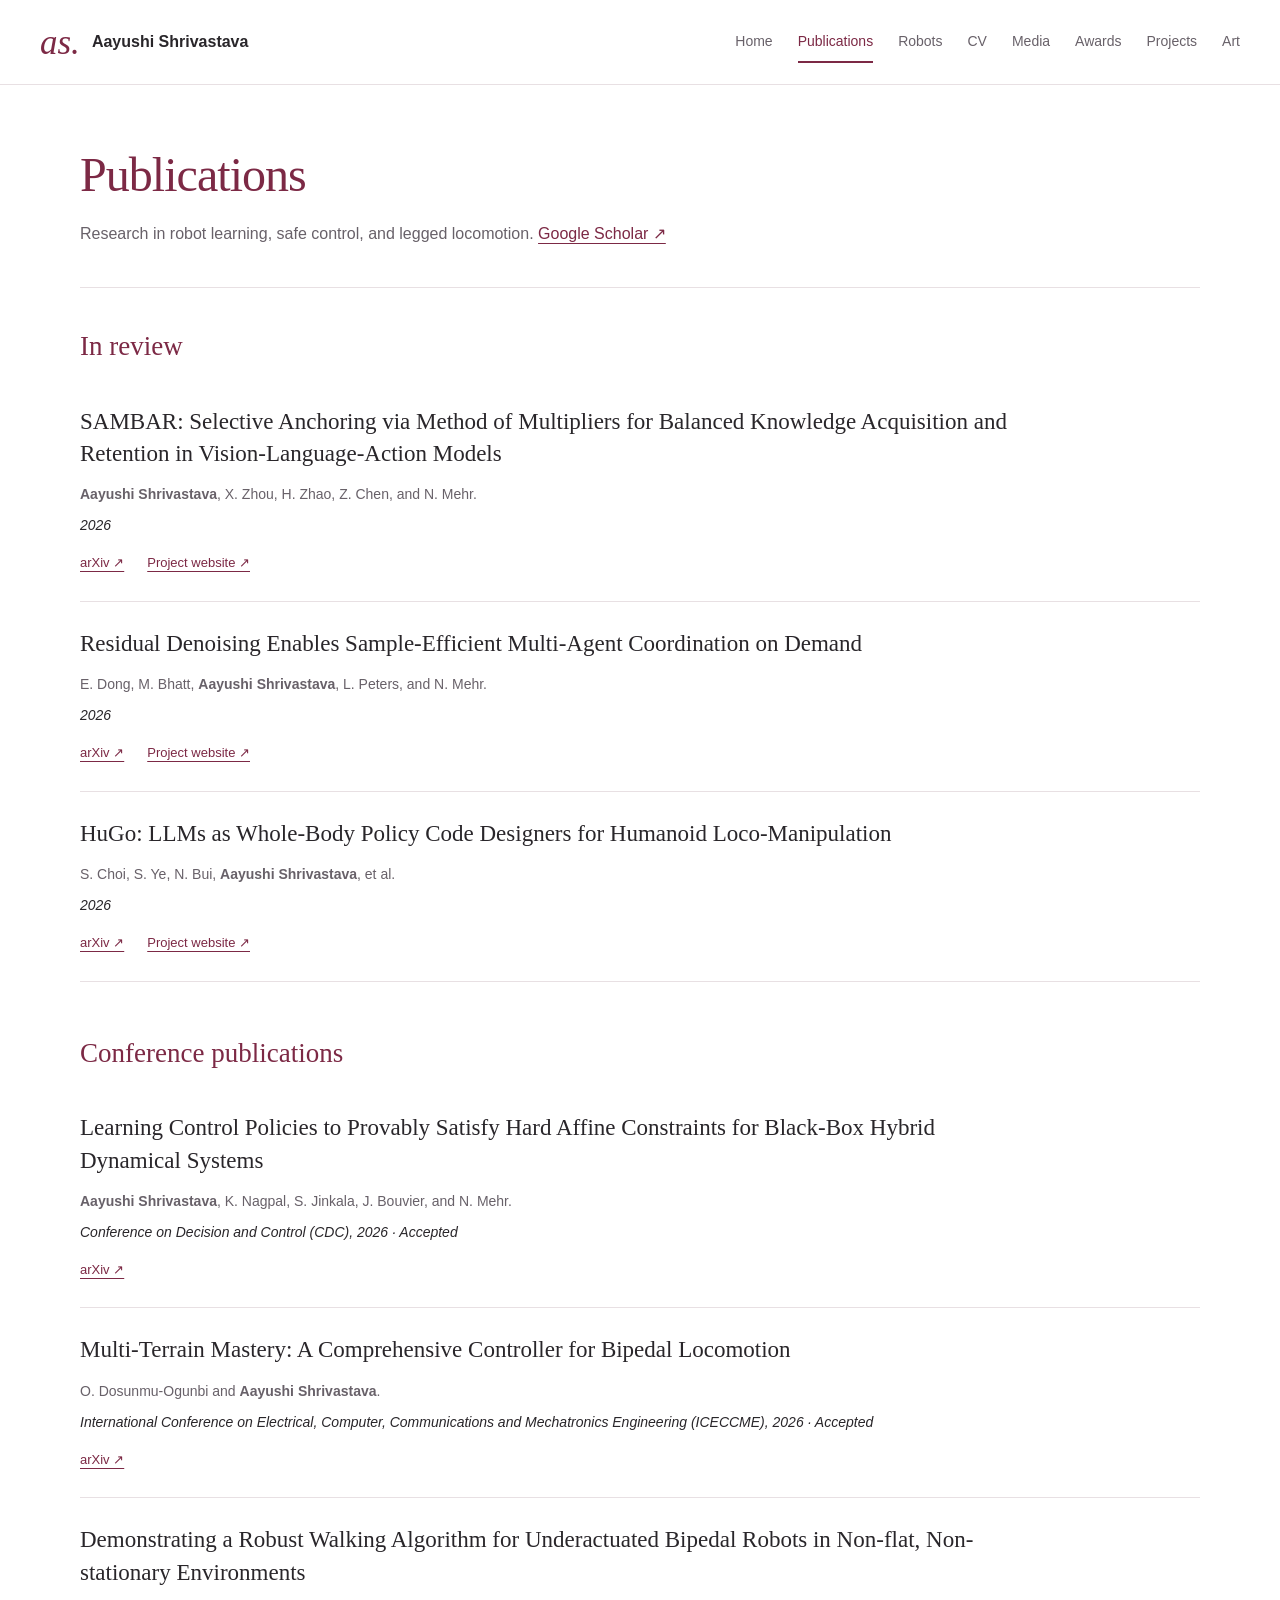
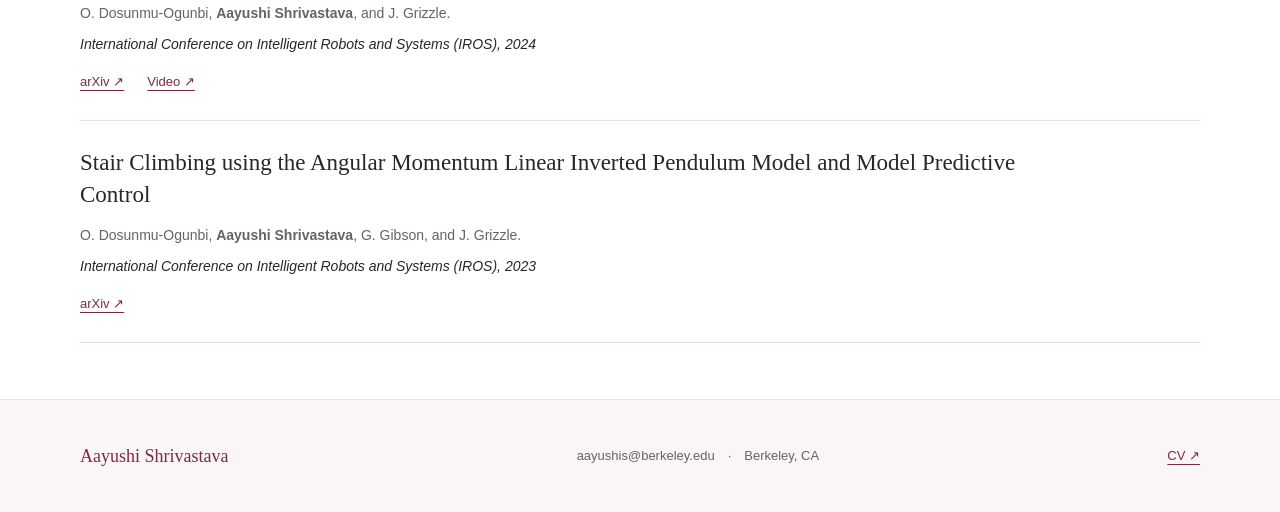
<file: publications.html>
<!doctype html>
<html lang="en"><head><meta charset="utf-8"><meta name="viewport" content="width=device-width, initial-scale=1">
<title>Publications | Aayushi Shrivastava</title><meta name="description" content="Publications — Aayushi Shrivastava, robotics PhD student at the University of California, Berkeley.">
<meta name="theme-color" content="#7c2945"><meta property="og:title" content="Publications | Aayushi Shrivastava"><meta property="og:description" content="Publications — Aayushi Shrivastava, robotics PhD student at the University of California, Berkeley."><meta property="og:type" content="website"><meta property="og:url" content="https://aayushis196.github.io/publications.html"><meta property="og:image" content="https://aayushis196.github.io/assets/home-0-0.webp">
<link rel="canonical" href="https://aayushis196.github.io/publications.html"><link rel="icon" href="assets/favicon.svg" type="image/svg+xml"><link rel="stylesheet" href="styles.css"><script src="site.js" defer></script></head>
<body class="page-publications"><a class="skip-link" href="#main">Skip to content</a>
<header class="site-header"><div class="header-inner"><a class="brand" href="index.html"><span class="brand-mark" aria-hidden="true">as.</span><span>Aayushi Shrivastava</span></a><button class="menu-toggle" aria-expanded="false" aria-controls="site-nav"><span>Menu</span><svg viewBox="0 0 24 24" width="20" height="20" aria-hidden="true"><path d="M4 7h16M4 12h16M4 17h16"/></svg></button><nav id="site-nav" aria-label="Main navigation"><a href="index.html">Home</a><a href="publications.html" aria-current="page">Publications</a><a href="robots.html">Robots</a><a href="Aayushi_CV.pdf">CV</a><a href="media.html">Media</a><a href="awards.html">Awards</a><a href="projects.html">Projects</a><a href="art.html">Art</a></nav></div></header>
<main id="main" class="container"><header class="page-heading"><h1>Publications</h1><p>Research in robot learning, safe control, and legged locomotion. <a href="https://scholar.google.com/citations?user=4QyoN3UAAAAJ&amp;hl=en">Google Scholar ↗</a></p></header><section class="publication-section"><h2>In review</h2><div class="publication-list"><article class="publication"><h3><a href="https://arxiv.org/pdf/2609.32108v1">SAMBAR: Selective Anchoring via Method of Multipliers for Balanced Knowledge Acquisition and Retention in Vision-Language-Action Models</a></h3><p class="authors"><strong>Aayushi Shrivastava</strong>, X. Zhou, H. Zhao, Z. Chen, and N. Mehr.</p><p class="venue">2026</p><div class="resource-links"><a href="https://arxiv.org/pdf/2609.32108v1">arXiv ↗</a><a href="https://iconlab.negarmehr.com/SAMBAR/">Project website ↗</a></div></article><article class="publication"><h3><a href="https://arxiv.org/abs/2609.32129">Residual Denoising Enables Sample-Efficient Multi-Agent Coordination on Demand</a></h3><p class="authors">E. Dong, M. Bhatt, <strong>Aayushi Shrivastava</strong>, L. Peters, and N. Mehr.</p><p class="venue">2026</p><div class="resource-links"><a href="https://arxiv.org/abs/2609.32129">arXiv ↗</a><a href="https://iconlab.negarmehr.com/ALTER/">Project website ↗</a></div></article><article class="publication"><h3><a href="https://arxiv.org/abs/2609.30594">HuGo: LLMs as Whole-Body Policy Code Designers for Humanoid Loco-Manipulation</a></h3><p class="authors">S. Choi, S. Ye, N. Bui, <strong>Aayushi Shrivastava</strong>, et al.</p><p class="venue">2026</p><div class="resource-links"><a href="https://arxiv.org/abs/2609.30594">arXiv ↗</a><a href="https://iconlab.negarmehr.com/HuGo/">Project website ↗</a></div></article></div></section><section class="publication-section"><h2>Conference publications</h2><div class="publication-list"><article class="publication"><h3><a href="https://arxiv.org/abs/2604.22244">Learning Control Policies to Provably Satisfy Hard Affine Constraints for Black-Box Hybrid Dynamical Systems</a></h3><p class="authors"><strong>Aayushi Shrivastava</strong>, K. Nagpal, S. Jinkala, J. Bouvier, and N. Mehr.</p><p class="venue">Conference on Decision and Control (CDC), 2026 · Accepted</p><div class="resource-links"><a href="https://arxiv.org/abs/2604.22244">arXiv ↗</a></div></article><article class="publication"><h3><a href="https://arxiv.org/pdf/2609.33174">Multi-Terrain Mastery: A Comprehensive Controller for Bipedal Locomotion</a></h3><p class="authors">O. Dosunmu-Ogunbi and <strong>Aayushi Shrivastava</strong>.</p><p class="venue">International Conference on Electrical, Computer, Communications and Mechatronics Engineering (ICECCME), 2026 · Accepted</p><div class="resource-links"><a href="https://arxiv.org/pdf/2609.33174">arXiv ↗</a></div></article><article class="publication"><h3><a href="https://arxiv.org/abs/2403.02486">Demonstrating a Robust Walking Algorithm for Underactuated Bipedal Robots in Non-flat, Non-stationary Environments</a></h3><p class="authors">O. Dosunmu-Ogunbi, <strong>Aayushi Shrivastava</strong>, and J. Grizzle.</p><p class="venue">International Conference on Intelligent Robots and Systems (IROS), 2024</p><div class="resource-links"><a href="https://arxiv.org/abs/2403.02486">arXiv ↗</a><a href="assets/videos/cassie-robust-walking.mp4">Video ↗</a></div></article><article class="publication"><h3><a href="https://arxiv.org/abs/2307.02448">Stair Climbing using the Angular Momentum Linear Inverted Pendulum Model and Model Predictive Control</a></h3><p class="authors">O. Dosunmu-Ogunbi, <strong>Aayushi Shrivastava</strong>, G. Gibson, and J. Grizzle.</p><p class="venue">International Conference on Intelligent Robots and Systems (IROS), 2023</p><div class="resource-links"><a href="https://arxiv.org/abs/2307.02448">arXiv ↗</a></div></article></div></section></main>
<footer class="site-footer"><div class="footer-inner"><a class="footer-name" href="index.html">Aayushi Shrivastava</a><p><a href="mailto:aayushis@berkeley.edu">aayushis@berkeley.edu</a><span aria-hidden="true">·</span>Berkeley, CA</p><a href="Aayushi_CV.pdf">CV <span aria-hidden="true">↗</span></a></div></footer>
</body></html>
</file>
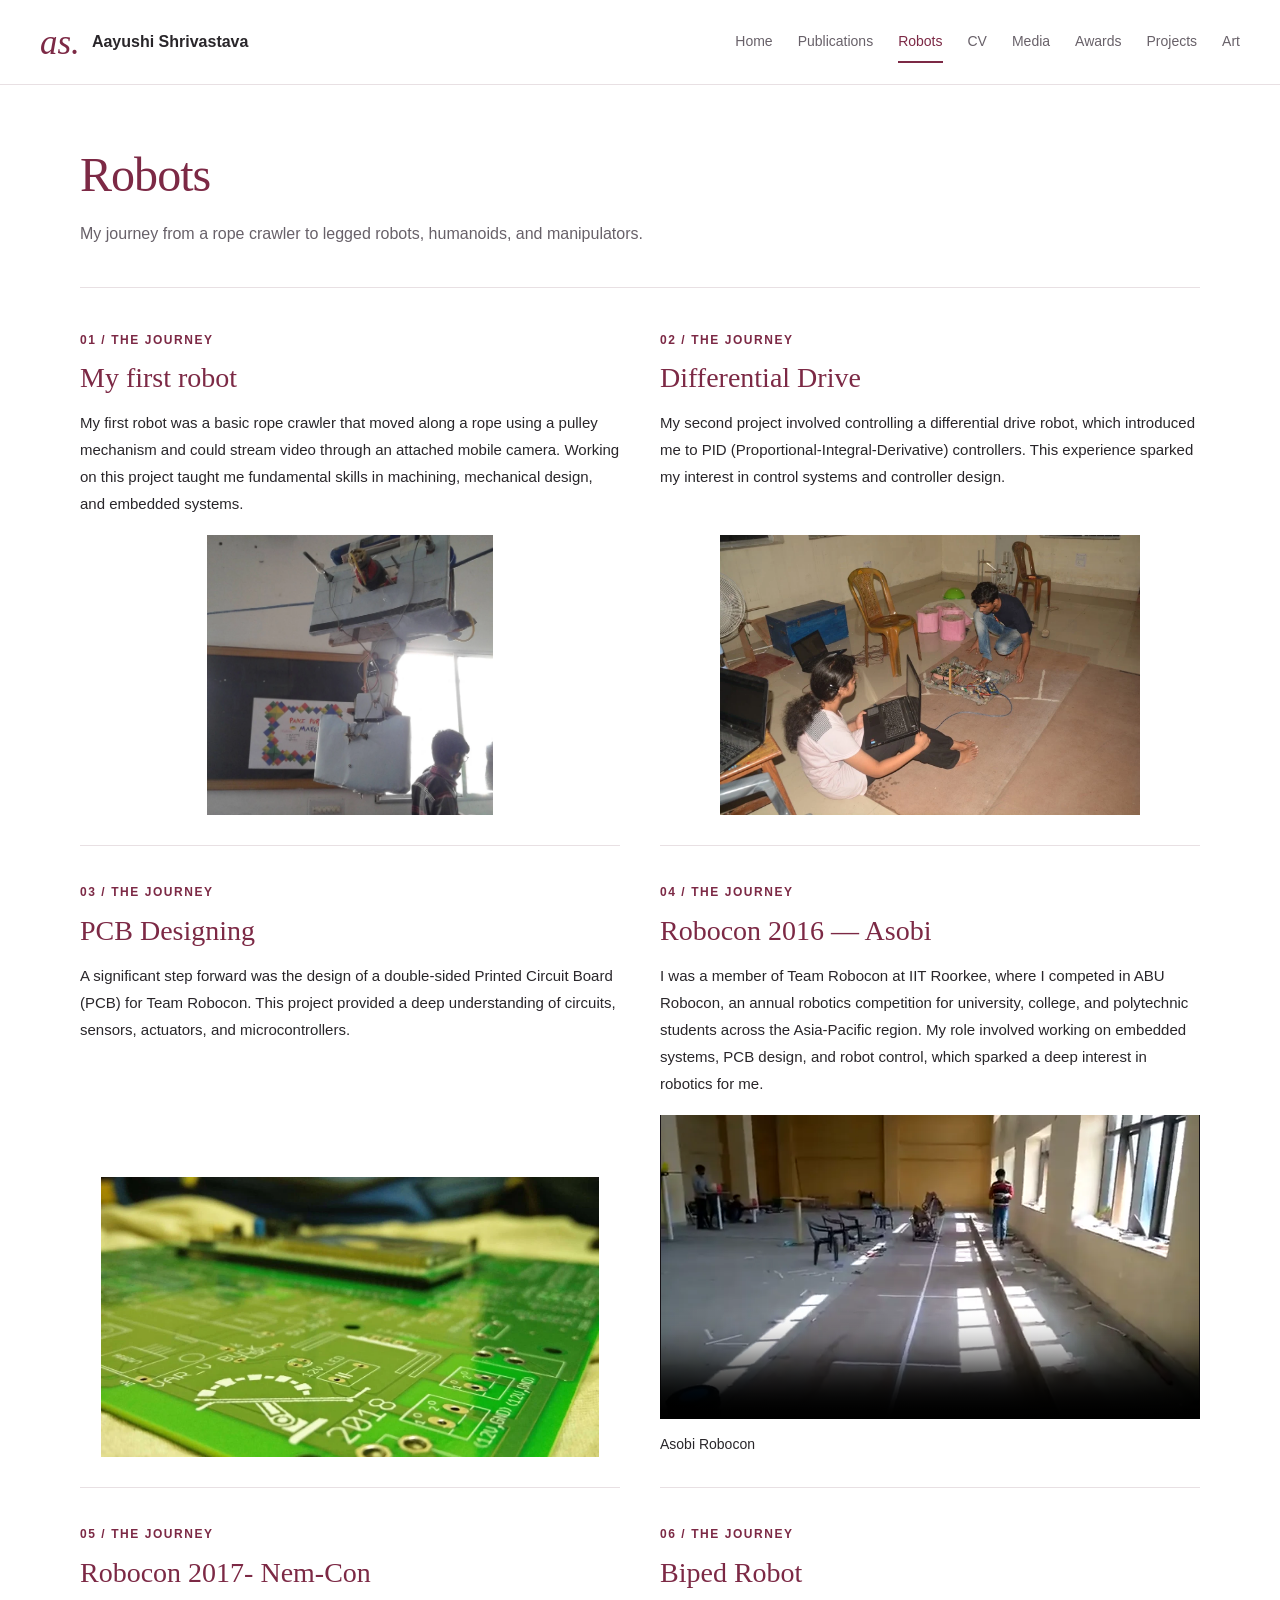
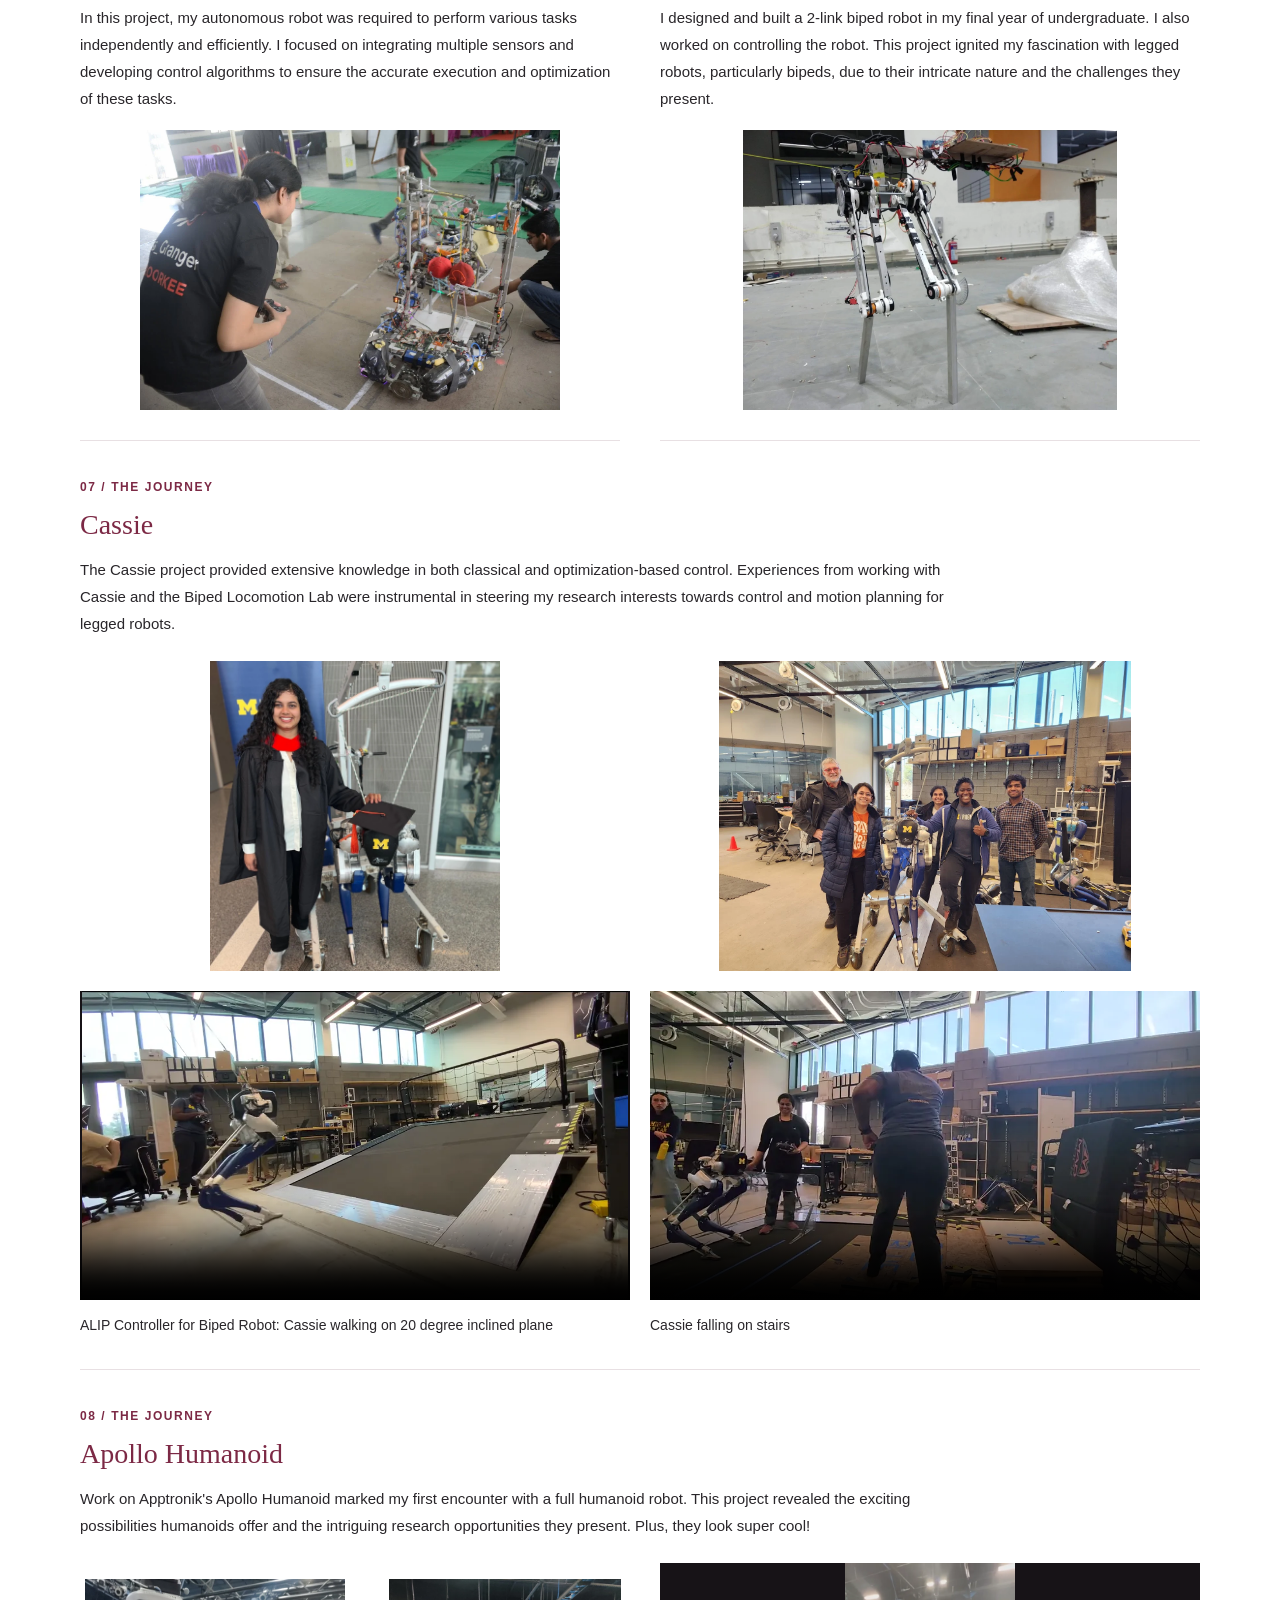
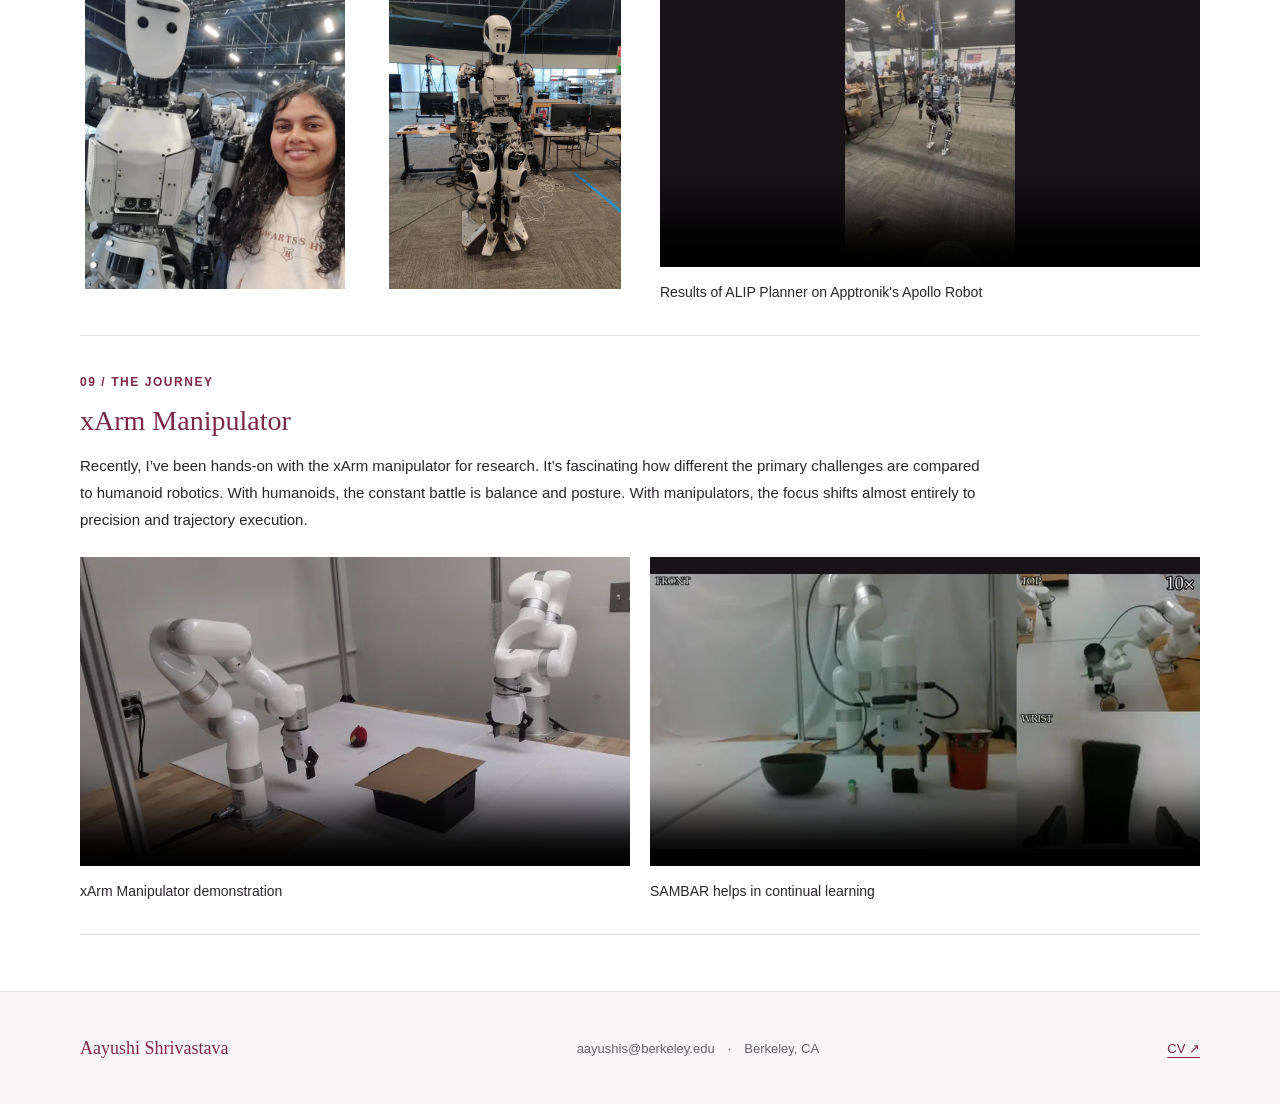
<file: robots.html>
<!doctype html>
<html lang="en"><head><meta charset="utf-8"><meta name="viewport" content="width=device-width, initial-scale=1">
<title>Robots | Aayushi Shrivastava</title><meta name="description" content="Robots — Aayushi Shrivastava, robotics PhD student at the University of California, Berkeley.">
<meta name="theme-color" content="#7c2945"><meta property="og:title" content="Robots | Aayushi Shrivastava"><meta property="og:description" content="Robots — Aayushi Shrivastava, robotics PhD student at the University of California, Berkeley."><meta property="og:type" content="website"><meta property="og:url" content="https://aayushis196.github.io/robots.html"><meta property="og:image" content="https://aayushis196.github.io/assets/home-0-0.webp">
<link rel="canonical" href="https://aayushis196.github.io/robots.html"><link rel="icon" href="assets/favicon.svg" type="image/svg+xml"><link rel="stylesheet" href="styles.css"><script src="site.js" defer></script></head>
<body class="page-robots"><a class="skip-link" href="#main">Skip to content</a>
<header class="site-header"><div class="header-inner"><a class="brand" href="index.html"><span class="brand-mark" aria-hidden="true">as.</span><span>Aayushi Shrivastava</span></a><button class="menu-toggle" aria-expanded="false" aria-controls="site-nav"><span>Menu</span><svg viewBox="0 0 24 24" width="20" height="20" aria-hidden="true"><path d="M4 7h16M4 12h16M4 17h16"/></svg></button><nav id="site-nav" aria-label="Main navigation"><a href="index.html">Home</a><a href="publications.html">Publications</a><a href="robots.html" aria-current="page">Robots</a><a href="Aayushi_CV.pdf">CV</a><a href="media.html">Media</a><a href="awards.html">Awards</a><a href="projects.html">Projects</a><a href="art.html">Art</a></nav></div></header>
<main id="main" class="container"><header class="page-heading"><h1>Robots</h1><p>My journey from a rope crawler to legged robots, humanoids, and manipulators.</p></header><div class="robot-grid"><article class="robot-entry" id="h.nqwmabjx3idj"><div class="robot-copy"><p class="eyebrow">01 / The journey</p><h2>My first robot</h2><p>My first robot was a basic rope crawler that moved along a rope using a pulley mechanism and could stream video through an attached mobile camera. Working on this project taught me fundamental skills in machining, mechanical design, and embedded systems.</p></div><div class="robot-media"><img src="assets/robots-2-0.webp" alt="My first robot — project photograph or results" width="1280" height="1257" loading="lazy"></div></article><article class="robot-entry" id="h.z8h4hgb0kz41"><div class="robot-copy"><p class="eyebrow">02 / The journey</p><h2>Differential Drive</h2><p>My second project involved controlling a differential drive robot, which introduced me to PID (Proportional-Integral-Derivative) controllers. This experience sparked my interest in control systems and controller design.</p></div><div class="robot-media"><img src="assets/robots-3-0.webp" alt="Differential Drive — project photograph or results" width="1280" height="854" loading="lazy"></div></article><article class="robot-entry" id="h.lwdl6qhsn00y"><div class="robot-copy"><p class="eyebrow">03 / The journey</p><h2>PCB Designing</h2><p>A significant step forward was the design of a double-sided Printed Circuit Board (PCB) for Team Robocon. This project provided a deep understanding of circuits, sensors, actuators, and microcontrollers.</p></div><div class="robot-media"><img src="assets/robots-4-0.webp" alt="PCB Designing — project photograph or results" width="1280" height="719" loading="lazy"></div></article><article class="robot-entry" id="h.1njsn7cc8uik"><div class="robot-copy"><p class="eyebrow">04 / The journey</p><h2>Robocon 2016 — Asobi</h2><p>I was a member of Team Robocon at IIT Roorkee, where I competed in ABU Robocon, an annual robotics competition for university, college, and polytechnic students across the Asia-Pacific region. My role involved working on embedded systems, PCB design, and robot control, which sparked a deep interest in robotics for me.</p></div><div class="robot-media"><figure class="video"><video controls playsinline preload="none" poster="assets/videos/robocon-asobi.webp" aria-label="Asobi Robocon" width="1280" height="720">
    <source src="assets/videos/robocon-asobi.mp4" type="video/mp4">
    <a href="assets/videos/robocon-asobi.mp4">Open video: Asobi Robocon</a></video>
    <figcaption>Asobi Robocon</figcaption></figure></div></article><article class="robot-entry" id="h.vft800avaeg8"><div class="robot-copy"><p class="eyebrow">05 / The journey</p><h2>Robocon 2017- Nem-Con</h2><p>In this project, my autonomous robot was required to perform various tasks independently and efficiently. I focused on integrating multiple sensors and developing control algorithms to ensure the accurate execution and optimization of these tasks.</p></div><div class="robot-media"><img src="assets/robots-6-0.webp" alt="Robocon 2017- Nem-Con — project photograph or results" width="1280" height="853" loading="lazy"></div></article><article class="robot-entry" id="h.v2jzn6oglzbx"><div class="robot-copy"><p class="eyebrow">06 / The journey</p><h2>Biped Robot</h2><p>I designed and built a 2-link biped robot in my final year of undergraduate. I also worked on controlling the robot. This project ignited my fascination with legged robots, particularly bipeds, due to their intricate nature and the challenges they present.</p></div><div class="robot-media"><img src="assets/robots-7-0.webp" alt="Biped Robot — project photograph or results" width="1280" height="960" loading="lazy"></div></article><article class="robot-entry robot-entry--feature" id="h.volugy3skii3"><div class="robot-copy"><p class="eyebrow">07 / The journey</p><h2>Cassie</h2><p>The Cassie project provided extensive knowledge in both classical and optimization-based control. Experiences from working with Cassie and the Biped Locomotion Lab were instrumental in steering my research interests towards control and motion planning for legged robots.</p></div><div class="robot-media"><img src="assets/robots-8-0.webp" alt="Cassie — project photograph or results" width="1200" height="1280" loading="lazy"><img src="assets/robots-9-0.webp" alt="Cassie — project photograph or results" width="1280" height="962" loading="lazy"><figure class="video"><video controls playsinline preload="none" poster="assets/videos/cassie-inclined-plane.webp" aria-label="ALIP Controller for Biped Robot: Cassie walking on 20 degree inclined plane" width="1280" height="720">
    <source src="assets/videos/cassie-inclined-plane.mp4" type="video/mp4">
    <a href="assets/videos/cassie-inclined-plane.mp4">Open video: ALIP Controller for Biped Robot: Cassie walking on 20 degree inclined plane</a></video>
    <figcaption>ALIP Controller for Biped Robot: Cassie walking on 20 degree inclined plane</figcaption></figure><figure class="video"><video controls playsinline preload="none" poster="assets/videos/cassie-stairs.webp" aria-label="Cassie falling on stairs" width="1280" height="720">
    <source src="assets/videos/cassie-stairs.mp4" type="video/mp4">
    <a href="assets/videos/cassie-stairs.mp4">Open video: Cassie falling on stairs</a></video>
    <figcaption>Cassie falling on stairs</figcaption></figure></div></article><article class="robot-entry robot-entry--feature" id="h.uos4ijh23k9g"><div class="robot-copy"><p class="eyebrow">08 / The journey</p><h2>Apollo Humanoid</h2><p>Work on Apptronik&#x27;s Apollo Humanoid marked my first encounter with a full humanoid robot. This project revealed the exciting possibilities humanoids offer and the intriguing research opportunities they present. Plus, they look super cool!</p></div><div class="robot-media robot-media--trio"><img src="assets/robots-12-0.webp" alt="Apollo Humanoid — project photograph or results" width="1280" height="1528" loading="lazy"><img src="assets/robots-12-1.webp" alt="Apollo Humanoid — project photograph or results" width="1280" height="1707" loading="lazy"><figure class="video"><video controls playsinline preload="none" poster="assets/videos/apollo-alip.webp" aria-label="Results of ALIP Planner on Apptronik&#x27;s Apollo Robot" width="1280" height="720">
    <source src="assets/videos/apollo-alip.mp4" type="video/mp4">
    <a href="assets/videos/apollo-alip.mp4">Open video: Results of ALIP Planner on Apptronik&#x27;s Apollo Robot</a></video>
    <figcaption>Results of ALIP Planner on Apptronik&#x27;s Apollo Robot</figcaption></figure></div></article><article class="robot-entry robot-entry--feature" id="h.mi2l5a5jksoa"><div class="robot-copy"><p class="eyebrow">09 / The journey</p><h2>xArm Manipulator</h2><p>Recently, I’ve been hands-on with the xArm manipulator for research. It’s fascinating how different the primary challenges are compared to humanoid robotics. With humanoids, the constant battle is balance and posture. With manipulators, the focus shifts almost entirely to precision and trajectory execution.</p></div><div class="robot-media"><figure class="video"><video controls playsinline preload="none" poster="assets/videos/xarm-manipulator.webp" aria-label="xArm Manipulator demonstration" width="1280" height="720">
    <source src="assets/videos/xarm-manipulator.mp4" type="video/mp4">
    <a href="assets/videos/xarm-manipulator.mp4">Open video: xArm Manipulator demonstration</a></video>
    <figcaption>xArm Manipulator demonstration</figcaption></figure><figure class="video"><video controls playsinline preload="none" poster="assets/videos/sambar-continual-learning.webp" aria-label="SAMBAR helps in continual learning" width="1280" height="720">
    <source src="assets/videos/sambar-continual-learning.mp4" type="video/mp4">
    <a href="assets/videos/sambar-continual-learning.mp4">Open video: SAMBAR helps in continual learning</a></video>
    <figcaption>SAMBAR helps in continual learning</figcaption></figure></div></article></div></main>
<footer class="site-footer"><div class="footer-inner"><a class="footer-name" href="index.html">Aayushi Shrivastava</a><p><a href="mailto:aayushis@berkeley.edu">aayushis@berkeley.edu</a><span aria-hidden="true">·</span>Berkeley, CA</p><a href="Aayushi_CV.pdf">CV <span aria-hidden="true">↗</span></a></div></footer>
</body></html>
</file>
<file: styles.css>
:root{--ink:#29262a;--muted:#686169;--accent:#7c2945;--accent-dark:#5f1730;--line:#e8e0e3;--paper:#fff;--wash:#faf6f7;--serif:Georgia,'Times New Roman',serif;--sans:-apple-system,BlinkMacSystemFont,'Segoe UI',sans-serif}
*{box-sizing:border-box}html{scroll-behavior:smooth;scroll-padding-top:110px}body{margin:0;background:var(--paper);color:var(--ink);font:16px/1.8 var(--sans);-webkit-font-smoothing:antialiased}a{color:var(--accent);text-decoration-thickness:1px;text-underline-offset:4px}a:hover{color:var(--accent-dark)}button,a{-webkit-tap-highlight-color:transparent}button{font:inherit}button,a:focus-visible,summary:focus-visible{outline-offset:5px}a:focus-visible,button:focus-visible,summary:focus-visible{outline:2px solid var(--accent)}img{max-width:100%;height:auto;display:block}h1,h2,h3,p,figure{margin-top:0}h1,h2,h3{font-family:var(--serif);font-weight:500;line-height:1.25}h1,h2{color:var(--accent)}h1{font-size:48px}h2{font-size:32px}h3{font-size:24px}p{margin-bottom:18px}strong{font-weight:600}.container{width:min(1120px,calc(100% - 80px));margin-inline:auto}.muted{color:var(--muted)}.skip-link{position:fixed;left:16px;top:-90px;padding:10px 20px;background:white;z-index:100}.skip-link:focus{top:10px}.site-header{position:sticky;top:0;background:rgba(255,255,255,.97);border-bottom:1px solid var(--line);z-index:20}.header-inner{max-width:1380px;margin:auto;min-height:84px;padding:12px 40px;display:flex;align-items:center;justify-content:space-between;gap:28px}.brand{display:flex;align-items:center;gap:12px;text-decoration:none;color:var(--ink);font-size:16px;font-weight:600;white-space:nowrap}.brand-mark{font-family:var(--serif);color:var(--accent);font-size:35px;line-height:1;font-style:italic;font-weight:500}.site-header nav{display:flex;gap:25px}.site-header nav a{position:relative;font-size:14px;text-decoration:none;color:var(--muted);padding:13px 0}.site-header nav a:hover,.site-header nav a[aria-current]{color:var(--accent)}.site-header nav a[aria-current]::after{content:'';position:absolute;bottom:5px;height:2px;background:var(--accent);left:0;right:0}.menu-toggle{display:none}.hero{display:grid;grid-template-columns:345px minmax(0,1fr);gap:76px;align-items:center;padding:70px 0 64px}.portrait{width:100%;aspect-ratio:342/409;object-fit:cover}.portrait-caption{font-size:12px;color:var(--muted);margin:14px 0 0;letter-spacing:.01em}.eyebrow{font-size:12px;text-transform:uppercase;letter-spacing:.13em;color:var(--accent);font-weight:600;margin-bottom:16px}.hero h1{font-size:58px;letter-spacing:-.035em;line-height:1.03;margin-bottom:17px}.hero .role{font-size:15px;color:var(--muted);margin-bottom:27px}.about-label{font-size:23px;margin-bottom:12px}.hero-copy>p:not(.eyebrow):not(.role){font-size:15px;line-height:1.85}.social-links{display:flex;flex-wrap:wrap;gap:22px;margin:22px 0}.social-links a{font-size:13px;text-decoration:none;font-weight:600}.button{display:inline-flex;align-items:center;justify-content:center;gap:30px;background:var(--accent);color:#fff;padding:10px 20px;font-size:14px;font-weight:500;text-decoration:none;border:1px solid var(--accent);transition:background .15s}.button:hover{background:var(--accent-dark);color:white}.home-section{padding:49px 0;border-top:1px solid var(--line)}.section-heading{display:flex;justify-content:space-between;align-items:baseline;gap:24px;margin-bottom:30px}.section-heading h2{margin-bottom:0}.section-heading>a,.section-note{font-size:13px}.section-note{color:var(--muted)}.news-list{padding:0;margin:0;list-style:none}.news-list li{display:grid;grid-template-columns:130px minmax(0,1fr);gap:20px;margin-bottom:23px}.news-list li:last-child{margin-bottom:0}.news-list time{font-size:13px;color:var(--muted);padding-top:3px}.news-list p{margin:0;font-size:15px}.section-intro{max-width:700px;color:var(--muted)}.interests{display:grid;grid-template-columns:1fr 1fr;gap:65px;margin-top:30px}.interests article{position:relative;padding-left:42px}.interest-number{position:absolute;left:0;top:3px;font-size:12px;color:var(--accent)}.interests h3{font-size:24px;margin-bottom:12px}.interests p{color:var(--muted);font-size:15px;margin-bottom:0}.video-grid{display:grid;grid-template-columns:1fr 1fr;gap:30px}.video{margin:0;min-width:0}.video video{display:block;width:100%;height:auto;aspect-ratio:16/9;object-fit:contain;background:#171317}.video video:focus-visible{outline:2px solid var(--accent);outline-offset:4px}.video figcaption{font-size:14px;margin-top:13px;color:var(--ink)}.education-grid{display:grid;grid-template-columns:repeat(3,1fr);gap:36px}.education{display:flex;flex-direction:column;align-items:flex-start;gap:19px}.education img{height:77px;width:77px;object-fit:contain}.education h3{font-size:21px;margin-bottom:12px}.education p{font-size:14px;margin:0 0 5px}.site-footer{margin-top:56px;border-top:1px solid var(--line);background:var(--wash)}.footer-inner{width:min(1120px,calc(100% - 80px));margin:auto;min-height:112px;display:flex;justify-content:space-between;align-items:center;gap:24px;font-size:13px}.footer-name{font-family:var(--serif);font-size:18px;text-decoration:none}.footer-inner p{margin:0;color:var(--muted)}.footer-inner p span{margin:0 13px}.footer-inner p a{color:var(--muted);text-decoration:none}.page-heading{padding:60px 0 38px;border-bottom:1px solid var(--line);margin-bottom:42px;max-width:100%}.page-heading h1{margin-bottom:15px;letter-spacing:-.02em}.page-heading p{margin:0;max-width:740px;color:var(--muted)}.publication-section{margin:40px 0 55px}.publication-section>h2{font-size:27px;margin-bottom:16px}.publication{padding:26px 0;border-bottom:1px solid var(--line)}.publication h3{font-size:23px;max-width:950px;line-height:1.4;margin-bottom:12px}.publication h3 a{color:var(--ink);text-decoration:none}.publication h3 a:hover{color:var(--accent)}.publication p{margin-bottom:6px;font-size:14px}.authors{color:var(--muted)}.venue{font-style:italic}.resource-links{display:flex;gap:23px;margin-top:13px;font-size:13px}.project-index{padding:18px 24px;background:var(--wash);font-size:14px;margin-bottom:40px}.project-index summary{cursor:pointer;font-weight:600;color:var(--accent)}.project-index ol{padding-left:20px;line-height:2}.project-entry{padding:22px 0 50px;margin-bottom:30px;border-bottom:1px solid var(--line);scroll-margin-top:100px}.project-entry h2{max-width:860px;font-size:30px}.project-copy{max-width:850px}.project-copy p{font-size:15px}.institution{font-weight:600;color:var(--muted);font-size:13px!important}.project-media{display:grid;grid-template-columns:repeat(2,minmax(0,1fr));gap:25px;margin-top:28px;align-items:center}.project-media>:only-child{width:100%;max-width:650px;grid-column:1/-1}.project-media>img{max-height:400px;object-fit:contain}.drive-video{aspect-ratio:16/9;margin-bottom:35px}.drive-video p{font-size:13px;margin-top:10px}.robot-entry{display:grid;grid-template-columns:minmax(0,.85fr) minmax(0,1fr);gap:65px;align-items:start;padding:30px 0 55px;margin-bottom:34px;border-bottom:1px solid var(--line);scroll-margin-top:110px}.robot-copy h2{font-size:31px}.robot-copy p:not(.eyebrow){font-size:15px}.robot-media{display:grid;gap:23px}.robot-media>img{width:100%;max-height:420px;object-fit:contain;background:var(--wash)}.media-entry{display:grid;grid-template-columns:1fr 1fr;gap:60px;padding:18px 0 50px;margin-bottom:35px;border-bottom:1px solid var(--line)}.media-entry h2{font-size:30px}.media-entry p:not(.eyebrow){font-size:15px}.media-entry>div>a{font-size:14px}.award{display:grid;grid-template-columns:100px 1fr;gap:35px;border-bottom:1px solid var(--line);padding:25px 0 34px}.award-year{color:var(--accent);font-size:17px;padding-top:4px}.award h2{font-size:27px;margin-bottom:12px}.award div p{max-width:800px;color:var(--muted);font-size:15px;margin-bottom:0}.cv-actions{display:flex;gap:28px;align-items:center;margin:0 0 32px}.text-action{font-size:14px}.cv-preview{border:1px solid var(--line);background:var(--wash)}.cv-preview object{width:100%;height:950px;display:block}.cv-preview object p{padding:30px}.art-intro{max-width:780px;margin-bottom:42px}.art-intro>a{font-size:14px}.art-gallery{--art-gap:25px;display:grid;grid-template-columns:minmax(0,calc((150% - 4 * var(--art-gap)) / var(--art-balance))) repeat(2,minmax(0,1fr));gap:var(--art-gap);align-items:start}.art-column{display:grid;gap:var(--art-gap);min-width:0}.artwork{display:block;min-width:0;overflow:hidden;background:var(--wash)}.artwork img{width:100%;transition:transform .25s}.artwork:hover img{transform:scale(1.025)}.lightbox{max-width:94vw;width:max-content;max-height:94vh;padding:50px 22px 12px;border:0;background:var(--paper)}.lightbox::backdrop{background:rgba(30,20,25,.85)}.lightbox img{max-width:85vw;max-height:75vh;width:auto;object-fit:contain}.lightbox-close{position:absolute;right:14px;top:0;border:0;background:none;font-size:33px;cursor:pointer;color:var(--accent)}.lightbox-caption{font-size:12px;text-align:center;margin:12px 0 0}
@media(min-width:1500px){.header-inner{max-width:1400px}}
@media(max-width:1150px){.header-inner{padding-inline:28px;gap:20px}.site-header nav{gap:18px}.brand{font-size:14px}.hero{grid-template-columns:300px 1fr;gap:45px}.hero h1{font-size:52px}}
@media(max-width:950px){.site-header nav{gap:14px}.site-header nav a{font-size:12px}.brand>span:last-child{display:none}.hero{grid-template-columns:260px 1fr;gap:36px}.hero h1{font-size:46px}.container,.footer-inner{width:calc(100% - 56px)}.hero-copy>p:not(.eyebrow):not(.role){font-size:14px}.education-grid{gap:24px}.robot-entry{gap:35px}.media-entry{gap:35px}}
@media(max-width:700px){html{scroll-padding-top:85px}.container,.footer-inner{width:calc(100% - 40px)}.header-inner{min-height:70px;padding:12px 20px;flex-wrap:wrap;gap:0}.brand{font-size:14px}.brand>span:last-child{display:inline}.brand-mark{font-size:30px}.menu-toggle{display:flex;align-items:center;gap:9px;border:1px solid var(--line);padding:6px 10px;color:var(--ink);background:white;font-size:12px;cursor:pointer}.menu-toggle svg{fill:none;stroke:currentColor;stroke-width:1.5}.site-header nav{display:none;flex-basis:100%;padding:12px 0 8px;grid-template-columns:repeat(2,1fr);gap:1px 18px}.site-header nav[data-open]{display:grid}.site-header nav a{font-size:14px;padding:9px 0}.site-header nav a[aria-current]::after{right:auto;width:24px;bottom:3px}.hero{grid-template-columns:1fr;gap:30px;padding:32px 0 38px}.portrait-wrap{display:flex;align-items:flex-end;gap:20px}.portrait{width:150px;height:180px;flex-shrink:0}.portrait-caption{max-width:130px;font-size:12px;margin-bottom:6px}.hero h1{font-size:46px}.hero h1 br{display:none}.hero h1{max-width:450px}.hero .role{margin-bottom:24px;font-size:14px}.hero-copy>p:not(.eyebrow):not(.role){font-size:15px}.hero .eyebrow{margin-bottom:10px}.social-links{gap:20px;margin-top:22px}.home-section{padding:34px 0}.section-heading{margin-bottom:23px;gap:10px}.section-heading h2{font-size:28px}.section-note{display:none}.news-list li{grid-template-columns:1fr;gap:5px;margin-bottom:26px}.news-list p{font-size:14px}.news-list time{font-size:12px}.interests{grid-template-columns:1fr;gap:28px}.interests h3{font-size:23px}.video-grid{grid-template-columns:1fr;gap:30px}.video figcaption{font-size:13px}.education-grid{grid-template-columns:1fr;gap:30px}.education{flex-direction:row;gap:20px}.education img{width:63px;height:63px;flex-shrink:0}.education h3{font-size:20px}.education p{font-size:13px}.footer-inner{flex-direction:column;align-items:flex-start;gap:12px;padding:26px 0}.footer-inner p{font-size:12px}.site-footer{margin-top:36px}.page-heading{padding:36px 0 26px;margin-bottom:27px}.page-heading h1{font-size:39px}.page-heading p{font-size:15px}.publication-section{margin:30px 0 40px}.publication h3{font-size:22px}.publication p{font-size:13px}.publication-section>h2{font-size:26px}.project-entry h2{font-size:27px}.project-entry{padding:15px 0 32px}.project-media{grid-template-columns:1fr}.robot-entry,.media-entry{grid-template-columns:1fr;gap:20px;padding:15px 0 36px;margin-bottom:22px}.robot-copy h2{font-size:28px}.robot-copy .eyebrow{margin-bottom:10px}.robot-media>img{max-height:400px}.award{grid-template-columns:1fr;gap:7px;padding:17px 0 26px}.award-year{margin-bottom:0;font-size:14px}.award h2{font-size:25px}.award div p{font-size:14px}.cv-actions{gap:18px;flex-wrap:wrap}.cv-preview object{height:650px}.art-gallery{--art-gap:14px;grid-template-columns:repeat(2,minmax(0,1fr));align-items:end}.art-column{display:contents}.art-intro p{font-size:15px}}
@media(prefers-reduced-motion:reduce){html{scroll-behavior:auto}*,*::before,*::after{transition:none!important}}
@media print{.site-header,.site-footer,.video video,.cv-actions,.skip-link{display:none}.container{width:100%}.hero{padding-top:0}a{color:inherit}.page-heading{padding-top:0}.cv-preview object{height:auto}}

/* Compact robot galleries keep descriptions above their related media. */
.robot-grid{display:grid;grid-template-columns:repeat(2,minmax(0,1fr));gap:36px 40px}
.robot-grid .robot-entry{display:flex;flex-direction:column;gap:18px;padding:0 0 30px;margin:0;min-width:0}
.robot-grid .robot-copy h2{font-size:28px;margin-bottom:14px}
.robot-grid .robot-copy .eyebrow{margin-bottom:9px}
.robot-grid .robot-copy p:last-child{margin-bottom:0}
.robot-grid .robot-media{width:100%;gap:20px;margin-top:auto}
.robot-grid .robot-media>img{width:100%;height:280px;max-height:none;object-fit:contain;background:transparent}
.robot-grid .robot-entry--feature{grid-column:1/-1;gap:24px}
.robot-entry--feature .robot-copy{max-width:900px}
.robot-grid .robot-entry--feature .robot-media{grid-template-columns:repeat(2,minmax(0,1fr));align-items:start;margin-top:0}
.robot-grid .robot-entry--feature .robot-media>img{height:310px}
.robot-grid .robot-entry--feature .robot-media--trio{grid-template-columns:1fr 1fr 2fr;align-items:center}
.robot-grid .robot-media--trio>img{height:300px}
@media(max-width:950px){
  .robot-grid{gap:28px}
  .robot-grid .robot-copy h2{font-size:25px}
  .robot-grid .robot-media>img{height:230px}
  .robot-grid .robot-entry--feature .robot-media>img{height:250px}
}
@media(max-width:700px){
  .robot-grid{grid-template-columns:1fr;gap:28px}
  .robot-grid .robot-entry{gap:17px;padding-bottom:25px}
  .robot-grid .robot-media>img{height:auto;max-height:270px}
  .robot-grid .robot-entry--feature .robot-media{gap:18px 12px;grid-template-columns:repeat(2,minmax(0,1fr))}
  .robot-grid .robot-entry--feature .robot-media>img{height:auto;aspect-ratio:1;max-height:230px}
  .robot-grid .robot-entry--feature .video{grid-column:1/-1}
}
</file>
